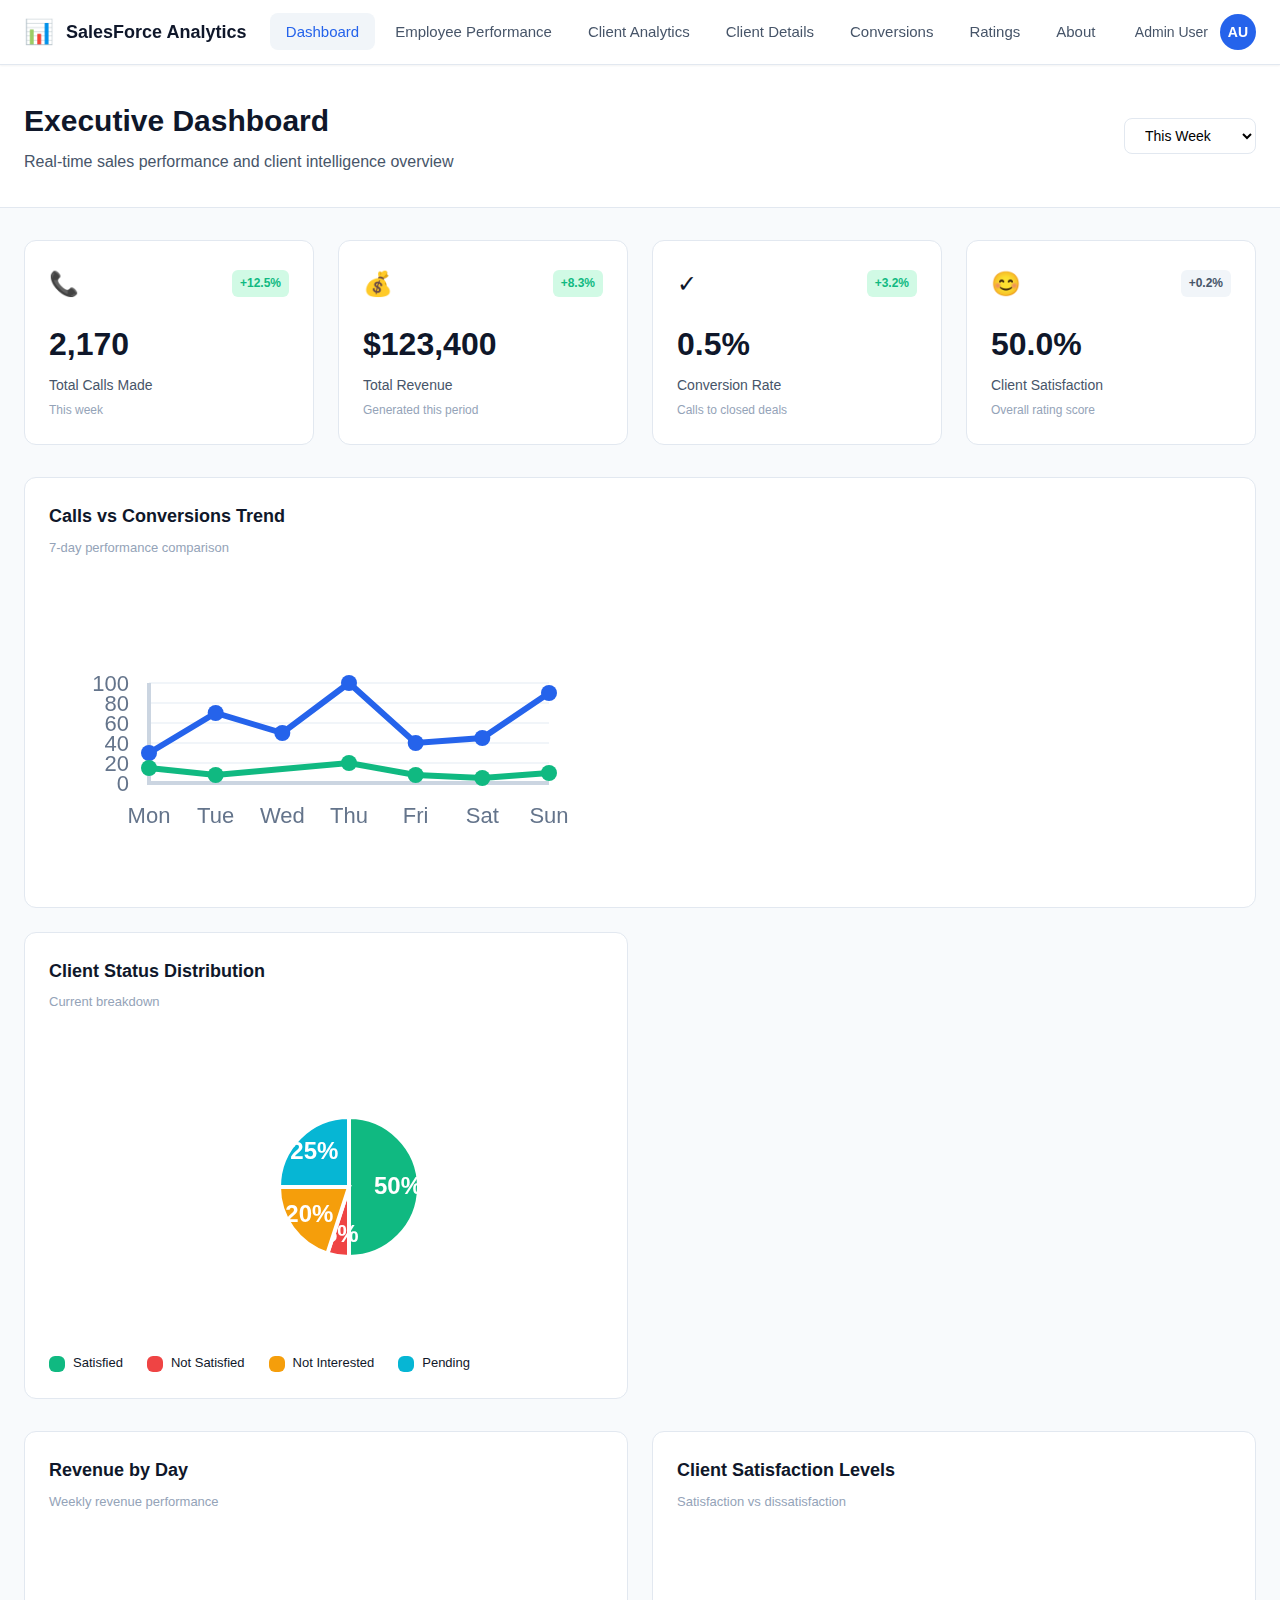
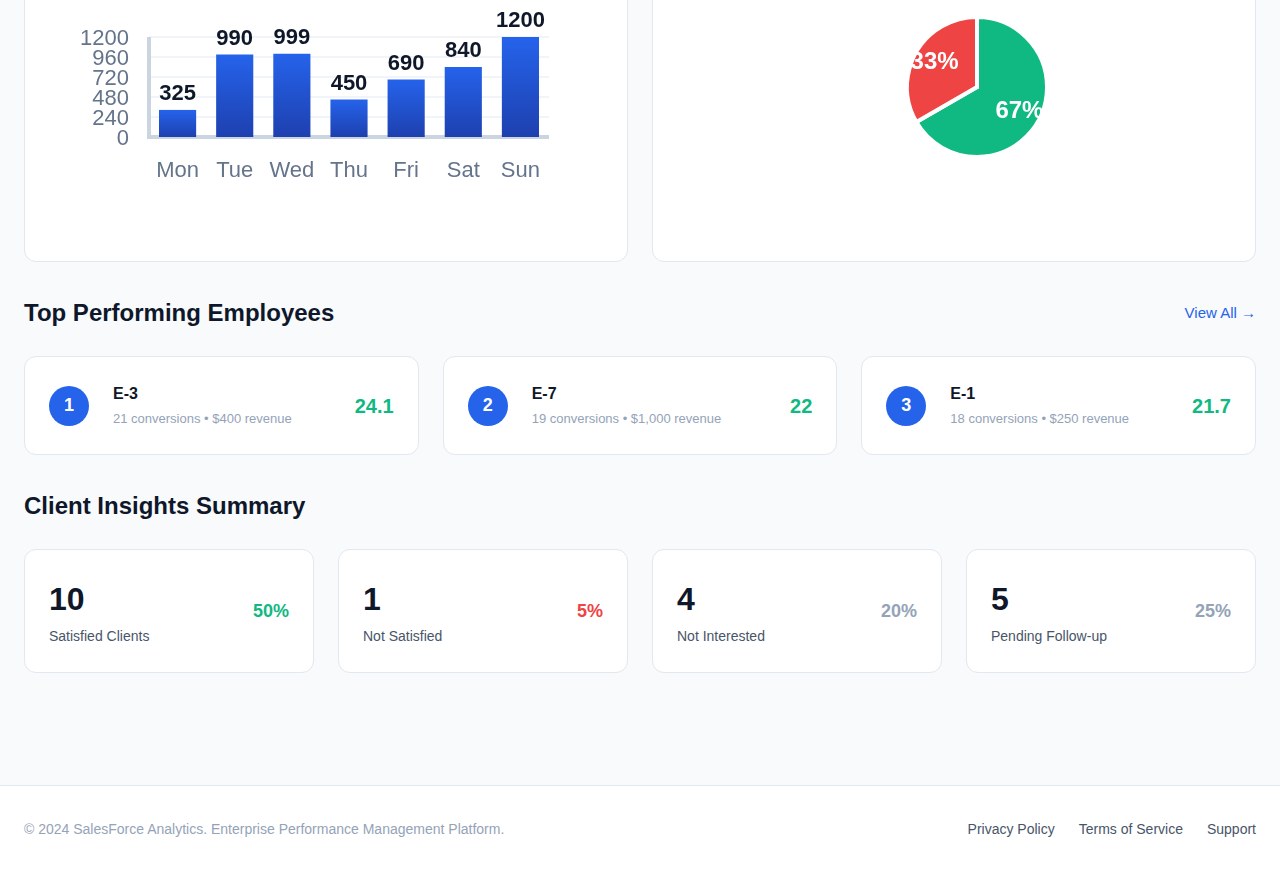
<file: files (1)/index.html>
<!DOCTYPE html>
<html lang="en">
<head>
    <meta charset="UTF-8">
    <meta name="viewport" content="width=device-width, initial-scale=1.0">
    <meta name="description" content="Enterprise Client & Sales Performance Management Platform">
    <title>Executive Dashboard - SalesForce Analytics</title>
    <link rel="stylesheet" href="styles.css">
</head>
<body>
    <!-- Top Navigation Bar -->
    <nav class="top-nav">
        <div class="nav-container">
            <div class="nav-brand">
                <span class="brand-icon">📊</span>
                <span class="brand-name">SalesForce Analytics</span>
            </div>
            
            <ul class="nav-links" id="navLinks">
                <li><a href="index.html" class="nav-item active">Dashboard</a></li>
                <li><a href="employees.html" class="nav-item">Employee Performance</a></li>
                <li><a href="clients.html" class="nav-item">Client Analytics</a></li>
                <li><a href="client-details.html" class="nav-item">Client Details</a></li>
                <li><a href="conversions.html" class="nav-item">Conversions</a></li>
                <li><a href="ratings.html" class="nav-item">Ratings</a></li>
                <li><a href="about.html" class="nav-item">About</a></li>
            </ul>
            
            <div class="nav-user">
                <span class="user-name">Admin User</span>
                <div class="user-avatar">AU</div>
            </div>
            
            <button class="mobile-nav-toggle" id="mobileNavToggle">
                <span></span>
                <span></span>
                <span></span>
            </button>
        </div>
    </nav>

    <!-- Page Header -->
    <header class="page-header">
        <div class="container">
            <div class="header-content">
                <div class="header-text">
                    <h1 class="page-title">Executive Dashboard</h1>
                    <p class="page-subtitle">Real-time sales performance and client intelligence overview</p>
                </div>
                <div class="header-actions">
                    <select class="time-filter" id="timeFilter">
                        <option value="daily">Today</option>
                        <option value="weekly" selected>This Week</option>
                        <option value="monthly">This Month</option>
                        <option value="quarterly">This Quarter</option>
                    </select>
                </div>
            </div>
        </div>
    </header>

    <!-- Main Content -->
    <main class="main-content">
        <div class="container">
            <!-- Key Performance Indicators -->
            <section class="kpi-section">
                <div class="kpi-grid">
                    <div class="kpi-card">
                        <div class="kpi-header">
                            <span class="kpi-icon calls">📞</span>
                            <span class="kpi-trend positive">+12.5%</span>
                        </div>
                        <div class="kpi-value" id="totalCalls">0</div>
                        <div class="kpi-label">Total Calls Made</div>
                        <div class="kpi-subtext">This week</div>
                    </div>
                    
                    <div class="kpi-card">
                        <div class="kpi-header">
                            <span class="kpi-icon revenue">💰</span>
                            <span class="kpi-trend positive">+8.3%</span>
                        </div>
                        <div class="kpi-value" id="totalRevenue">$0</div>
                        <div class="kpi-label">Total Revenue</div>
                        <div class="kpi-subtext">Generated this period</div>
                    </div>
                    
                    <div class="kpi-card">
                        <div class="kpi-header">
                            <span class="kpi-icon conversion">✓</span>
                            <span class="kpi-trend positive">+3.2%</span>
                        </div>
                        <div class="kpi-value" id="conversionRate">0%</div>
                        <div class="kpi-label">Conversion Rate</div>
                        <div class="kpi-subtext">Calls to closed deals</div>
                    </div>
                    
                    <div class="kpi-card">
                        <div class="kpi-header">
                            <span class="kpi-icon satisfaction">😊</span>
                            <span class="kpi-trend neutral">+0.2%</span>
                        </div>
                        <div class="kpi-value" id="satisfactionRate">0%</div>
                        <div class="kpi-label">Client Satisfaction</div>
                        <div class="kpi-subtext">Overall rating score</div>
                    </div>
                </div>
            </section>

            <!-- Charts Row 1 -->
            <section class="charts-section">
                <div class="chart-row">
                    <div class="chart-card wide">
                        <div class="chart-header">
                            <h3 class="chart-title">Calls vs Conversions Trend</h3>
                            <span class="chart-subtitle">7-day performance comparison</span>
                        </div>
                        <div class="chart-container">
                            <canvas id="callsConversionsChart"></canvas>
                        </div>
                    </div>
                    
                    <div class="chart-card">
                        <div class="chart-header">
                            <h3 class="chart-title">Client Status Distribution</h3>
                            <span class="chart-subtitle">Current breakdown</span>
                        </div>
                        <div class="chart-container">
                            <canvas id="clientStatusChart"></canvas>
                        </div>
                        <div class="chart-legend" id="statusLegend"></div>
                    </div>
                </div>
            </section>

            <!-- Charts Row 2 -->
            <section class="charts-section">
                <div class="chart-row">
                    <div class="chart-card">
                        <div class="chart-header">
                            <h3 class="chart-title">Revenue by Day</h3>
                            <span class="chart-subtitle">Weekly revenue performance</span>
                        </div>
                        <div class="chart-container">
                            <canvas id="revenueChart"></canvas>
                        </div>
                    </div>
                    
                    <div class="chart-card">
                        <div class="chart-header">
                            <h3 class="chart-title">Client Satisfaction Levels</h3>
                            <span class="chart-subtitle">Satisfaction vs dissatisfaction</span>
                        </div>
                        <div class="chart-container">
                            <canvas id="satisfactionChart"></canvas>
                        </div>
                    </div>
                </div>
            </section>

            <!-- Top Performers Section -->
            <section class="performers-section">
                <div class="section-header">
                    <h2 class="section-title">Top Performing Employees</h2>
                    <a href="employees.html" class="section-link">View All →</a>
                </div>
                
                <div class="performers-grid" id="topPerformers">
                    <!-- Top performers will be dynamically generated -->
                </div>
            </section>

            <!-- Client Insights Summary -->
            <section class="insights-section">
                <div class="section-header">
                    <h2 class="section-title">Client Insights Summary</h2>
                </div>
                
                <div class="insights-grid">
                    <div class="insight-card">
                        <div class="insight-metric">
                            <span class="insight-number" id="satisfiedClients">0</span>
                            <span class="insight-label">Satisfied Clients</span>
                        </div>
                        <div class="insight-percentage positive" id="satisfiedPercent">0%</div>
                    </div>
                    
                    <div class="insight-card">
                        <div class="insight-metric">
                            <span class="insight-number" id="notSatisfiedClients">0</span>
                            <span class="insight-label">Not Satisfied</span>
                        </div>
                        <div class="insight-percentage negative" id="notSatisfiedPercent">0%</div>
                    </div>
                    
                    <div class="insight-card">
                        <div class="insight-metric">
                            <span class="insight-number" id="notInterestedClients">0</span>
                            <span class="insight-label">Not Interested</span>
                        </div>
                        <div class="insight-percentage neutral" id="notInterestedPercent">0%</div>
                    </div>
                    
                    <div class="insight-card">
                        <div class="insight-metric">
                            <span class="insight-number" id="pendingClients">0</span>
                            <span class="insight-label">Pending Follow-up</span>
                        </div>
                        <div class="insight-percentage neutral" id="pendingPercent">0%</div>
                    </div>
                </div>
            </section>
        </div>
    </main>

    <!-- Footer -->
    <footer class="main-footer">
        <div class="container">
            <div class="footer-content">
                <p class="footer-text">&copy; 2024 SalesForce Analytics. Enterprise Performance Management Platform.</p>
                <div class="footer-links">
                    <a href="#">Privacy Policy</a>
                    <a href="#">Terms of Service</a>
                    <a href="#">Support</a>
                </div>
            </div>
        </div>
    </footer>

    <script src="script.js"></script>
</body>
</html>
</file>
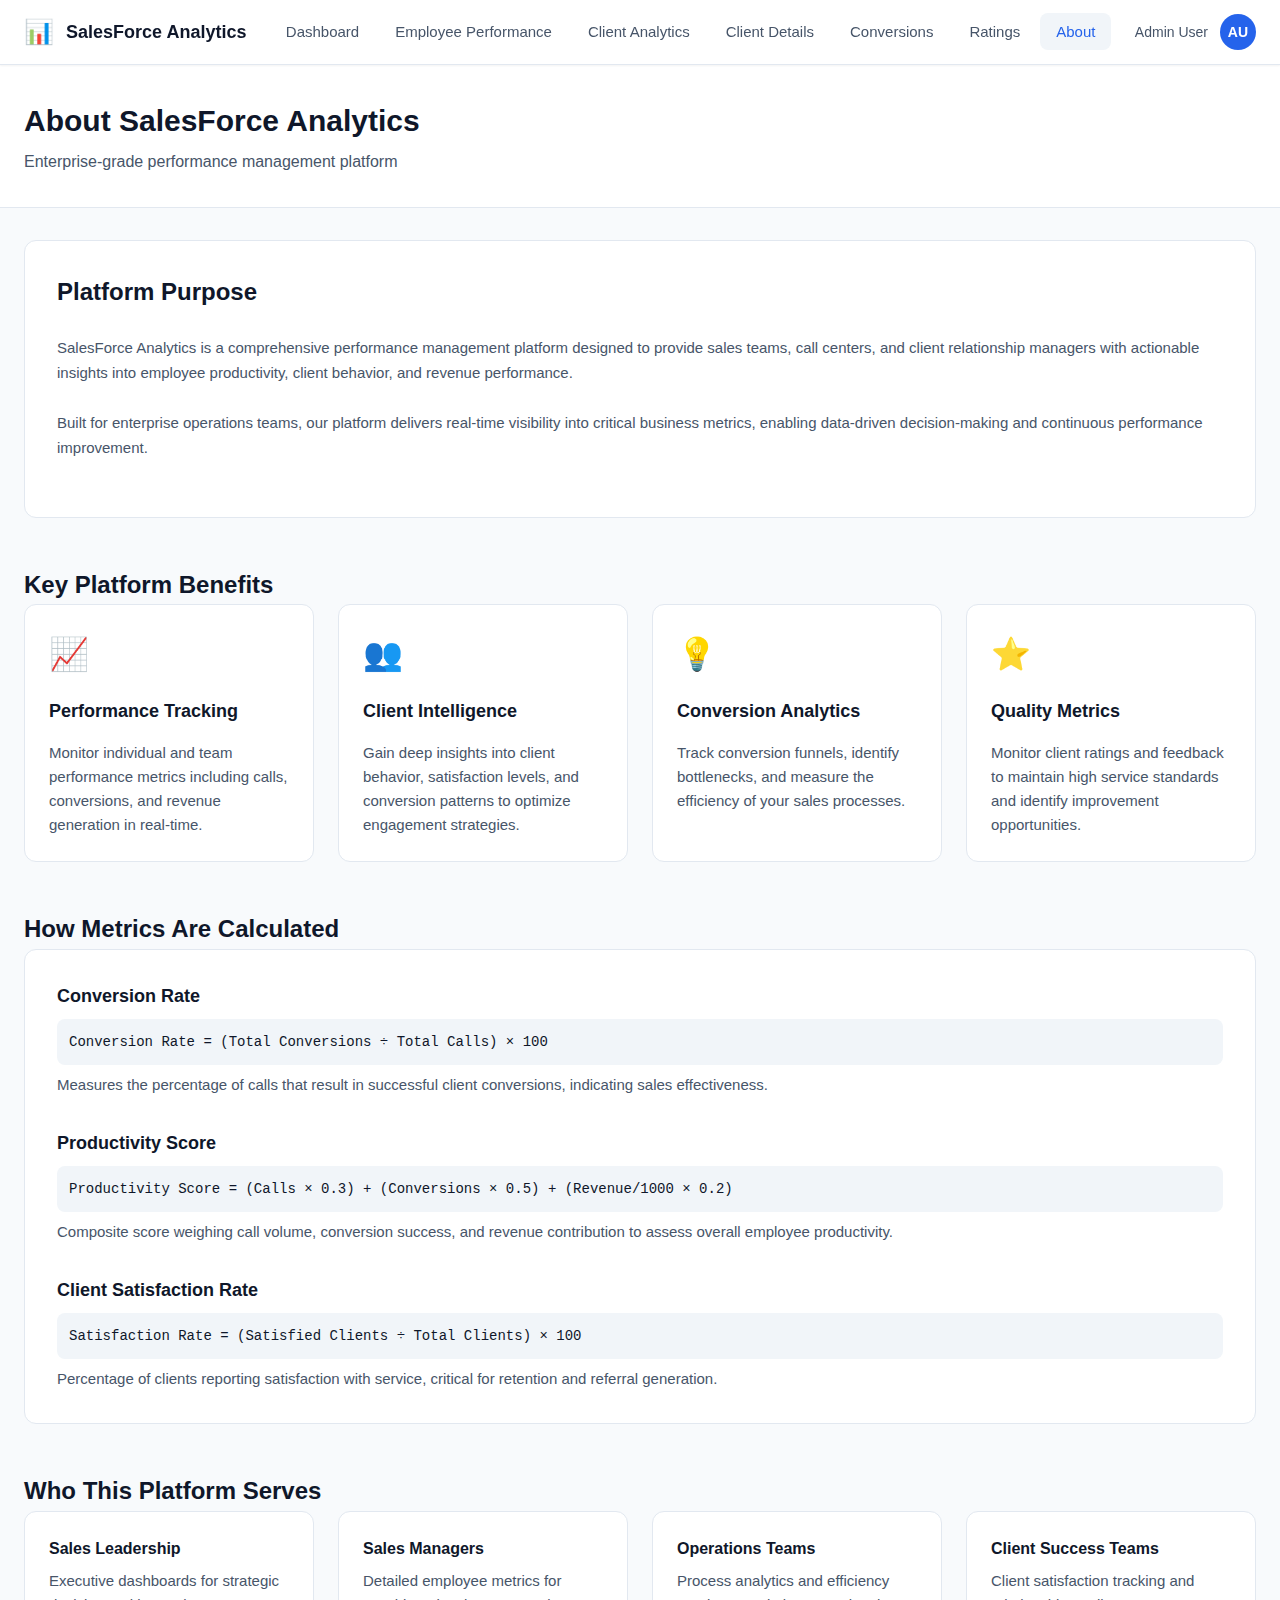
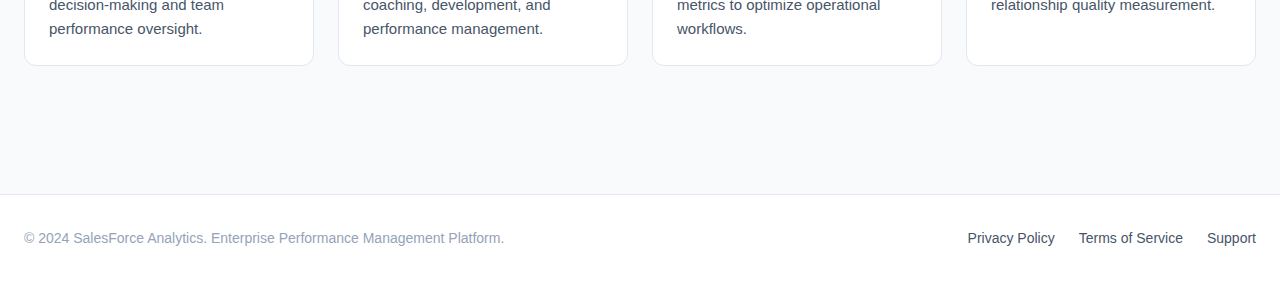
<file: files (1)/about.html>
<!DOCTYPE html>
<html lang="en">
<head>
    <meta charset="UTF-8">
    <meta name="viewport" content="width=device-width, initial-scale=1.0">
    <title>About - SalesForce Analytics</title>
    <link rel="stylesheet" href="styles.css">
</head>
<body>
    <nav class="top-nav">
        <div class="nav-container">
            <div class="nav-brand">
                <span class="brand-icon">📊</span>
                <span class="brand-name">SalesForce Analytics</span>
            </div>
            <ul class="nav-links" id="navLinks">
                <li><a href="index.html" class="nav-item">Dashboard</a></li>
                <li><a href="employees.html" class="nav-item">Employee Performance</a></li>
                <li><a href="clients.html" class="nav-item">Client Analytics</a></li>
                <li><a href="client-details.html" class="nav-item">Client Details</a></li>
                <li><a href="conversions.html" class="nav-item">Conversions</a></li>
                <li><a href="ratings.html" class="nav-item">Ratings</a></li>
                <li><a href="about.html" class="nav-item active">About</a></li>
            </ul>
            <div class="nav-user">
                <span class="user-name">Admin User</span>
                <div class="user-avatar">AU</div>
            </div>
            <button class="mobile-nav-toggle" id="mobileNavToggle">
                <span></span><span></span><span></span>
            </button>
        </div>
    </nav>

    <header class="page-header">
        <div class="container">
            <div class="header-content">
                <div class="header-text">
                    <h1 class="page-title">About SalesForce Analytics</h1>
                    <p class="page-subtitle">Enterprise-grade performance management platform</p>
                </div>
            </div>
        </div>
    </header>

    <main class="main-content">
        <div class="container">
            <section class="about-section">
                <div class="about-content">
                    <h2 class="about-title">Platform Purpose</h2>
                    <p class="about-text">
                        SalesForce Analytics is a comprehensive performance management platform designed to provide 
                        sales teams, call centers, and client relationship managers with actionable insights into 
                        employee productivity, client behavior, and revenue performance.
                    </p>
                    <p class="about-text">
                        Built for enterprise operations teams, our platform delivers real-time visibility into critical 
                        business metrics, enabling data-driven decision-making and continuous performance improvement.
                    </p>
                </div>
            </section>

            <section class="features-section">
                <h2 class="section-title">Key Platform Benefits</h2>
                <div class="features-grid">
                    <div class="feature-box">
                        <div class="feature-icon">📈</div>
                        <h3 class="feature-title">Performance Tracking</h3>
                        <p class="feature-description">
                            Monitor individual and team performance metrics including calls, conversions, and revenue generation in real-time.
                        </p>
                    </div>
                    <div class="feature-box">
                        <div class="feature-icon">👥</div>
                        <h3 class="feature-title">Client Intelligence</h3>
                        <p class="feature-description">
                            Gain deep insights into client behavior, satisfaction levels, and conversion patterns to optimize engagement strategies.
                        </p>
                    </div>
                    <div class="feature-box">
                        <div class="feature-icon">💡</div>
                        <h3 class="feature-title">Conversion Analytics</h3>
                        <p class="feature-description">
                            Track conversion funnels, identify bottlenecks, and measure the efficiency of your sales processes.
                        </p>
                    </div>
                    <div class="feature-box">
                        <div class="feature-icon">⭐</div>
                        <h3 class="feature-title">Quality Metrics</h3>
                        <p class="feature-description">
                            Monitor client ratings and feedback to maintain high service standards and identify improvement opportunities.
                        </p>
                    </div>
                </div>
            </section>

            <section class="metrics-section">
                <h2 class="section-title">How Metrics Are Calculated</h2>
                <div class="metrics-explanation">
                    <div class="metric-item">
                        <h3 class="metric-name">Conversion Rate</h3>
                        <p class="metric-formula">Conversion Rate = (Total Conversions ÷ Total Calls) × 100</p>
                        <p class="metric-detail">
                            Measures the percentage of calls that result in successful client conversions, indicating sales effectiveness.
                        </p>
                    </div>
                    <div class="metric-item">
                        <h3 class="metric-name">Productivity Score</h3>
                        <p class="metric-formula">Productivity Score = (Calls × 0.3) + (Conversions × 0.5) + (Revenue/1000 × 0.2)</p>
                        <p class="metric-detail">
                            Composite score weighing call volume, conversion success, and revenue contribution to assess overall employee productivity.
                        </p>
                    </div>
                    <div class="metric-item">
                        <h3 class="metric-name">Client Satisfaction Rate</h3>
                        <p class="metric-formula">Satisfaction Rate = (Satisfied Clients ÷ Total Clients) × 100</p>
                        <p class="metric-detail">
                            Percentage of clients reporting satisfaction with service, critical for retention and referral generation.
                        </p>
                    </div>
                </div>
            </section>

            <section class="audience-section">
                <h2 class="section-title">Who This Platform Serves</h2>
                <div class="audience-grid">
                    <div class="audience-card">
                        <h3 class="audience-title">Sales Leadership</h3>
                        <p class="audience-text">
                            Executive dashboards for strategic decision-making and team performance oversight.
                        </p>
                    </div>
                    <div class="audience-card">
                        <h3 class="audience-title">Sales Managers</h3>
                        <p class="audience-text">
                            Detailed employee metrics for coaching, development, and performance management.
                        </p>
                    </div>
                    <div class="audience-card">
                        <h3 class="audience-title">Operations Teams</h3>
                        <p class="audience-text">
                            Process analytics and efficiency metrics to optimize operational workflows.
                        </p>
                    </div>
                    <div class="audience-card">
                        <h3 class="audience-title">Client Success Teams</h3>
                        <p class="audience-text">
                            Client satisfaction tracking and relationship quality measurement.
                        </p>
                    </div>
                </div>
            </section>
        </div>
    </main>

    <footer class="main-footer">
        <div class="container">
            <div class="footer-content">
                <p class="footer-text">&copy; 2024 SalesForce Analytics. Enterprise Performance Management Platform.</p>
                <div class="footer-links">
                    <a href="#">Privacy Policy</a>
                    <a href="#">Terms of Service</a>
                    <a href="#">Support</a>
                </div>
            </div>
        </div>
    </footer>

    <script src="script.js"></script>
</body>
</html>
</file>
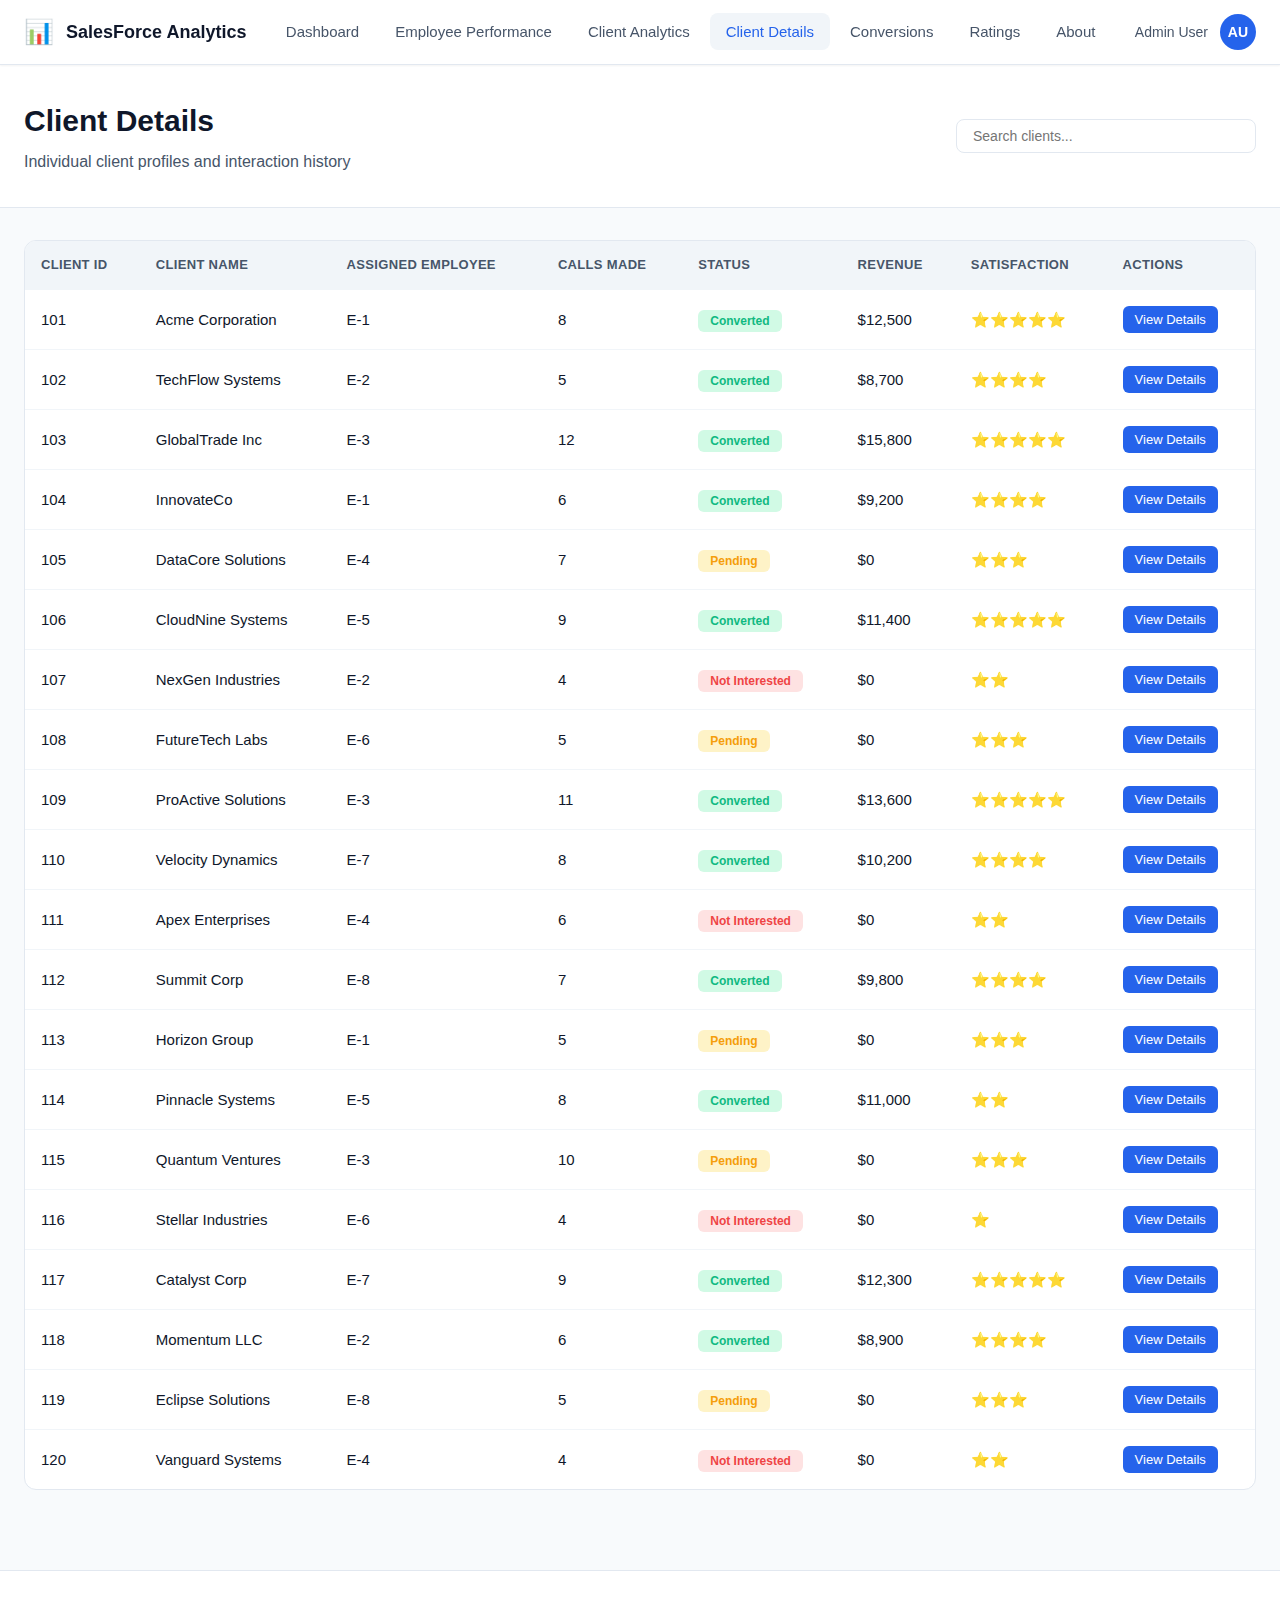
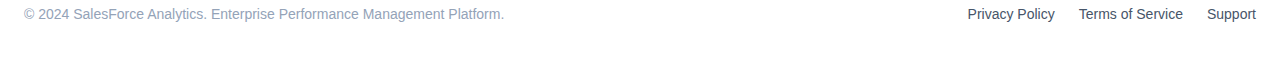
<file: files (1)/client-details.html>
<!DOCTYPE html>
<html lang="en">
<head>
    <meta charset="UTF-8">
    <meta name="viewport" content="width=device-width, initial-scale=1.0">
    <title>Client Details - SalesForce Analytics</title>
    <link rel="stylesheet" href="styles.css">
</head>
<body>
    <nav class="top-nav">
        <div class="nav-container">
            <div class="nav-brand">
                <span class="brand-icon">📊</span>
                <span class="brand-name">SalesForce Analytics</span>
            </div>
            <ul class="nav-links" id="navLinks">
                <li><a href="index.html" class="nav-item">Dashboard</a></li>
                <li><a href="employees.html" class="nav-item">Employee Performance</a></li>
                <li><a href="clients.html" class="nav-item">Client Analytics</a></li>
                <li><a href="client-details.html" class="nav-item active">Client Details</a></li>
                <li><a href="conversions.html" class="nav-item">Conversions</a></li>
                <li><a href="ratings.html" class="nav-item">Ratings</a></li>
                <li><a href="about.html" class="nav-item">About</a></li>
            </ul>
            <div class="nav-user">
                <span class="user-name">Admin User</span>
                <div class="user-avatar">AU</div>
            </div>
            <button class="mobile-nav-toggle" id="mobileNavToggle">
                <span></span><span></span><span></span>
            </button>
        </div>
    </nav>

    <header class="page-header">
        <div class="container">
            <div class="header-content">
                <div class="header-text">
                    <h1 class="page-title">Client Details</h1>
                    <p class="page-subtitle">Individual client profiles and interaction history</p>
                </div>
                <div class="header-actions">
                    <input type="text" class="search-input" id="clientSearch" placeholder="Search clients...">
                </div>
            </div>
        </div>
    </header>

    <main class="main-content">
        <div class="container">
            <section class="client-table-section">
                <div class="table-container">
                    <table class="data-table" id="clientTable">
                        <thead>
                            <tr>
                                <th>Client ID</th>
                                <th>Client Name</th>
                                <th>Assigned Employee</th>
                                <th>Calls Made</th>
                                <th>Status</th>
                                <th>Revenue</th>
                                <th>Satisfaction</th>
                                <th>Actions</th>
                            </tr>
                        </thead>
                        <tbody id="clientTableBody">
                            <!-- Rows will be dynamically generated -->
                        </tbody>
                    </table>
                </div>
            </section>
        </div>
    </main>

    <footer class="main-footer">
        <div class="container">
            <div class="footer-content">
                <p class="footer-text">&copy; 2024 SalesForce Analytics. Enterprise Performance Management Platform.</p>
                <div class="footer-links">
                    <a href="#">Privacy Policy</a>
                    <a href="#">Terms of Service</a>
                    <a href="#">Support</a>
                </div>
            </div>
        </div>
    </footer>

    <script src="script.js"></script>
</body>
</html>
</file>
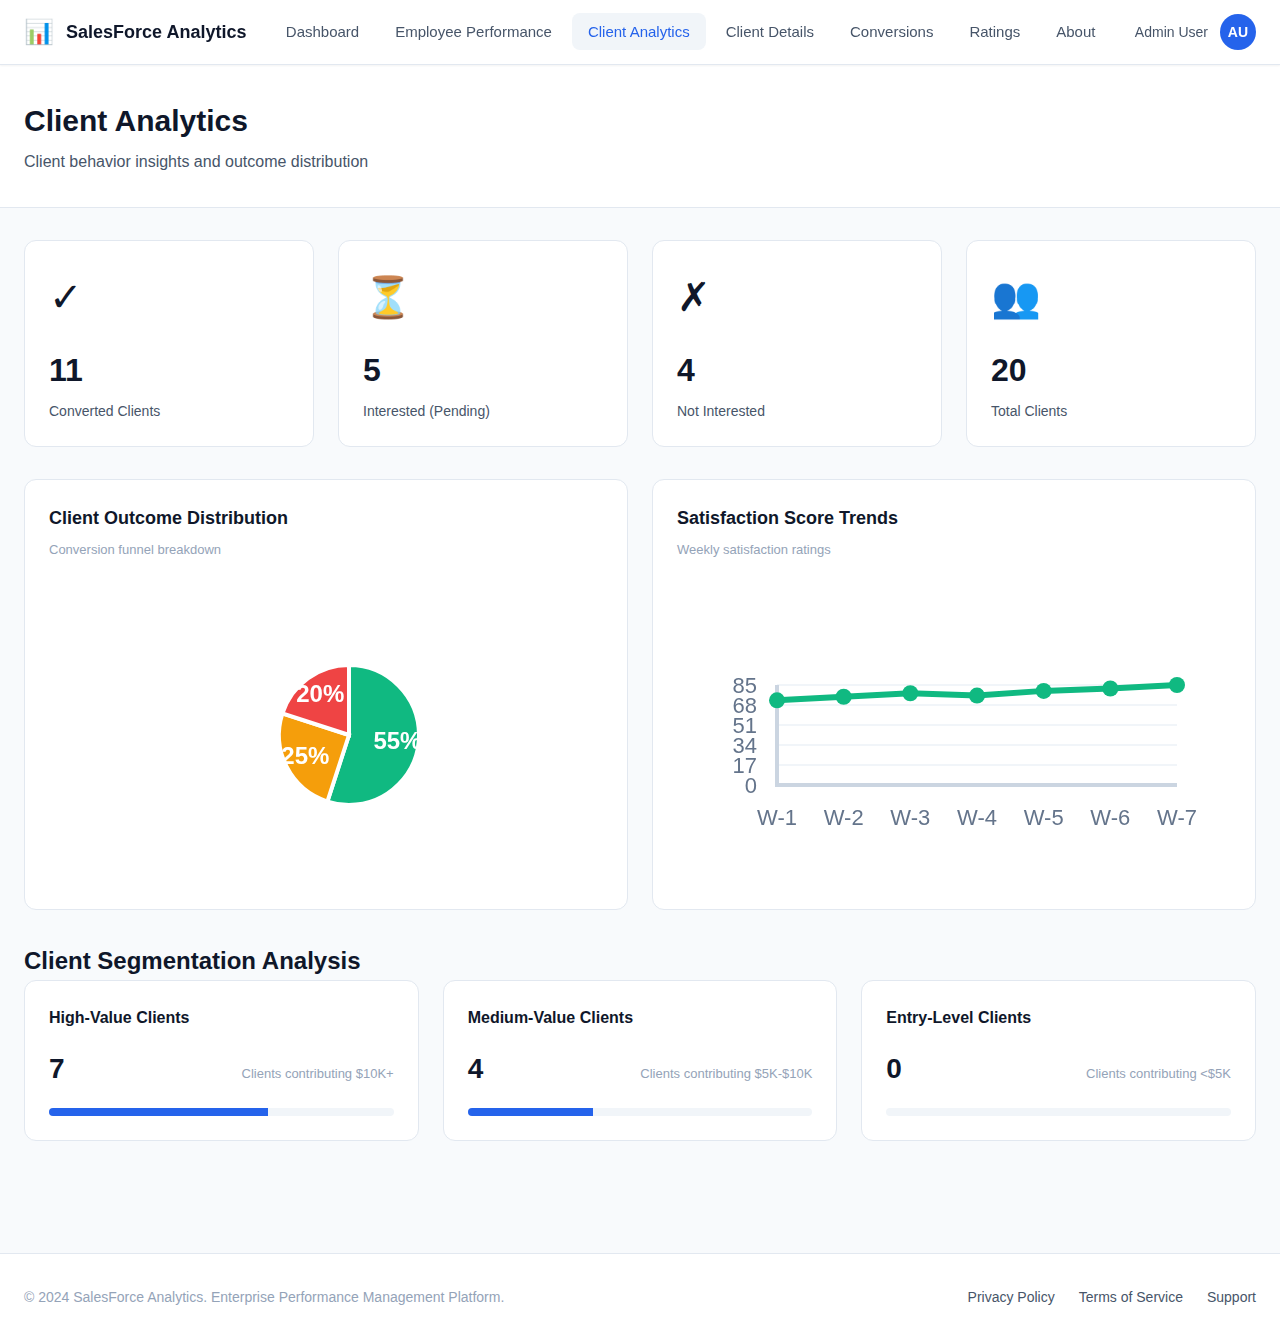
<file: files (1)/clients.html>
<!DOCTYPE html>
<html lang="en">
<head>
    <meta charset="UTF-8">
    <meta name="viewport" content="width=device-width, initial-scale=1.0">
    <title>Client Analytics - SalesForce Analytics</title>
    <link rel="stylesheet" href="styles.css">
</head>
<body>
    <nav class="top-nav">
        <div class="nav-container">
            <div class="nav-brand">
                <span class="brand-icon">📊</span>
                <span class="brand-name">SalesForce Analytics</span>
            </div>
            <ul class="nav-links" id="navLinks">
                <li><a href="index.html" class="nav-item">Dashboard</a></li>
                <li><a href="employees.html" class="nav-item">Employee Performance</a></li>
                <li><a href="clients.html" class="nav-item active">Client Analytics</a></li>
                <li><a href="client-details.html" class="nav-item">Client Details</a></li>
                <li><a href="conversions.html" class="nav-item">Conversions</a></li>
                <li><a href="ratings.html" class="nav-item">Ratings</a></li>
                <li><a href="about.html" class="nav-item">About</a></li>
            </ul>
            <div class="nav-user">
                <span class="user-name">Admin User</span>
                <div class="user-avatar">AU</div>
            </div>
            <button class="mobile-nav-toggle" id="mobileNavToggle">
                <span></span><span></span><span></span>
            </button>
        </div>
    </nav>

    <header class="page-header">
        <div class="container">
            <div class="header-content">
                <div class="header-text">
                    <h1 class="page-title">Client Analytics</h1>
                    <p class="page-subtitle">Client behavior insights and outcome distribution</p>
                </div>
            </div>
        </div>
    </header>

    <main class="main-content">
        <div class="container">
            <section class="kpi-section">
                <div class="kpi-grid">
                    <div class="kpi-card">
                        <div class="kpi-icon-large converted">✓</div>
                        <div class="kpi-value" id="convertedClients">0</div>
                        <div class="kpi-label">Converted Clients</div>
                    </div>
                    <div class="kpi-card">
                        <div class="kpi-icon-large pending">⏳</div>
                        <div class="kpi-value" id="interestedClients">0</div>
                        <div class="kpi-label">Interested (Pending)</div>
                    </div>
                    <div class="kpi-card">
                        <div class="kpi-icon-large declined">✗</div>
                        <div class="kpi-value" id="notInterestedClientsCount">0</div>
                        <div class="kpi-label">Not Interested</div>
                    </div>
                    <div class="kpi-card">
                        <div class="kpi-icon-large total">👥</div>
                        <div class="kpi-value" id="totalClientsCount">0</div>
                        <div class="kpi-label">Total Clients</div>
                    </div>
                </div>
            </section>

            <section class="charts-section">
                <div class="chart-row">
                    <div class="chart-card">
                        <div class="chart-header">
                            <h3 class="chart-title">Client Outcome Distribution</h3>
                            <span class="chart-subtitle">Conversion funnel breakdown</span>
                        </div>
                        <div class="chart-container">
                            <canvas id="clientOutcomeChart"></canvas>
                        </div>
                    </div>
                    <div class="chart-card">
                        <div class="chart-header">
                            <h3 class="chart-title">Satisfaction Score Trends</h3>
                            <span class="chart-subtitle">Weekly satisfaction ratings</span>
                        </div>
                        <div class="chart-container">
                            <canvas id="satisfactionTrendChart"></canvas>
                        </div>
                    </div>
                </div>
            </section>

            <section class="segmentation-section">
                <h2 class="section-title">Client Segmentation Analysis</h2>
                <div class="segmentation-grid">
                    <div class="segment-card">
                        <h3 class="segment-title">High-Value Clients</h3>
                        <div class="segment-stat">
                            <span class="segment-number" id="highValueCount">0</span>
                            <span class="segment-label">Clients contributing $10K+</span>
                        </div>
                        <div class="segment-bar">
                            <div class="segment-fill" id="highValueBar" style="width: 0%;"></div>
                        </div>
                    </div>
                    <div class="segment-card">
                        <h3 class="segment-title">Medium-Value Clients</h3>
                        <div class="segment-stat">
                            <span class="segment-number" id="mediumValueCount">0</span>
                            <span class="segment-label">Clients contributing $5K-$10K</span>
                        </div>
                        <div class="segment-bar">
                            <div class="segment-fill" id="mediumValueBar" style="width: 0%;"></div>
                        </div>
                    </div>
                    <div class="segment-card">
                        <h3 class="segment-title">Entry-Level Clients</h3>
                        <div class="segment-stat">
                            <span class="segment-number" id="lowValueCount">0</span>
                            <span class="segment-label">Clients contributing <$5K</span>
                        </div>
                        <div class="segment-bar">
                            <div class="segment-fill" id="lowValueBar" style="width: 0%;"></div>
                        </div>
                    </div>
                </div>
            </section>
        </div>
    </main>

    <footer class="main-footer">
        <div class="container">
            <div class="footer-content">
                <p class="footer-text">&copy; 2024 SalesForce Analytics. Enterprise Performance Management Platform.</p>
                <div class="footer-links">
                    <a href="#">Privacy Policy</a>
                    <a href="#">Terms of Service</a>
                    <a href="#">Support</a>
                </div>
            </div>
        </div>
    </footer>

    <script src="script.js"></script>
</body>
</html>
</file>
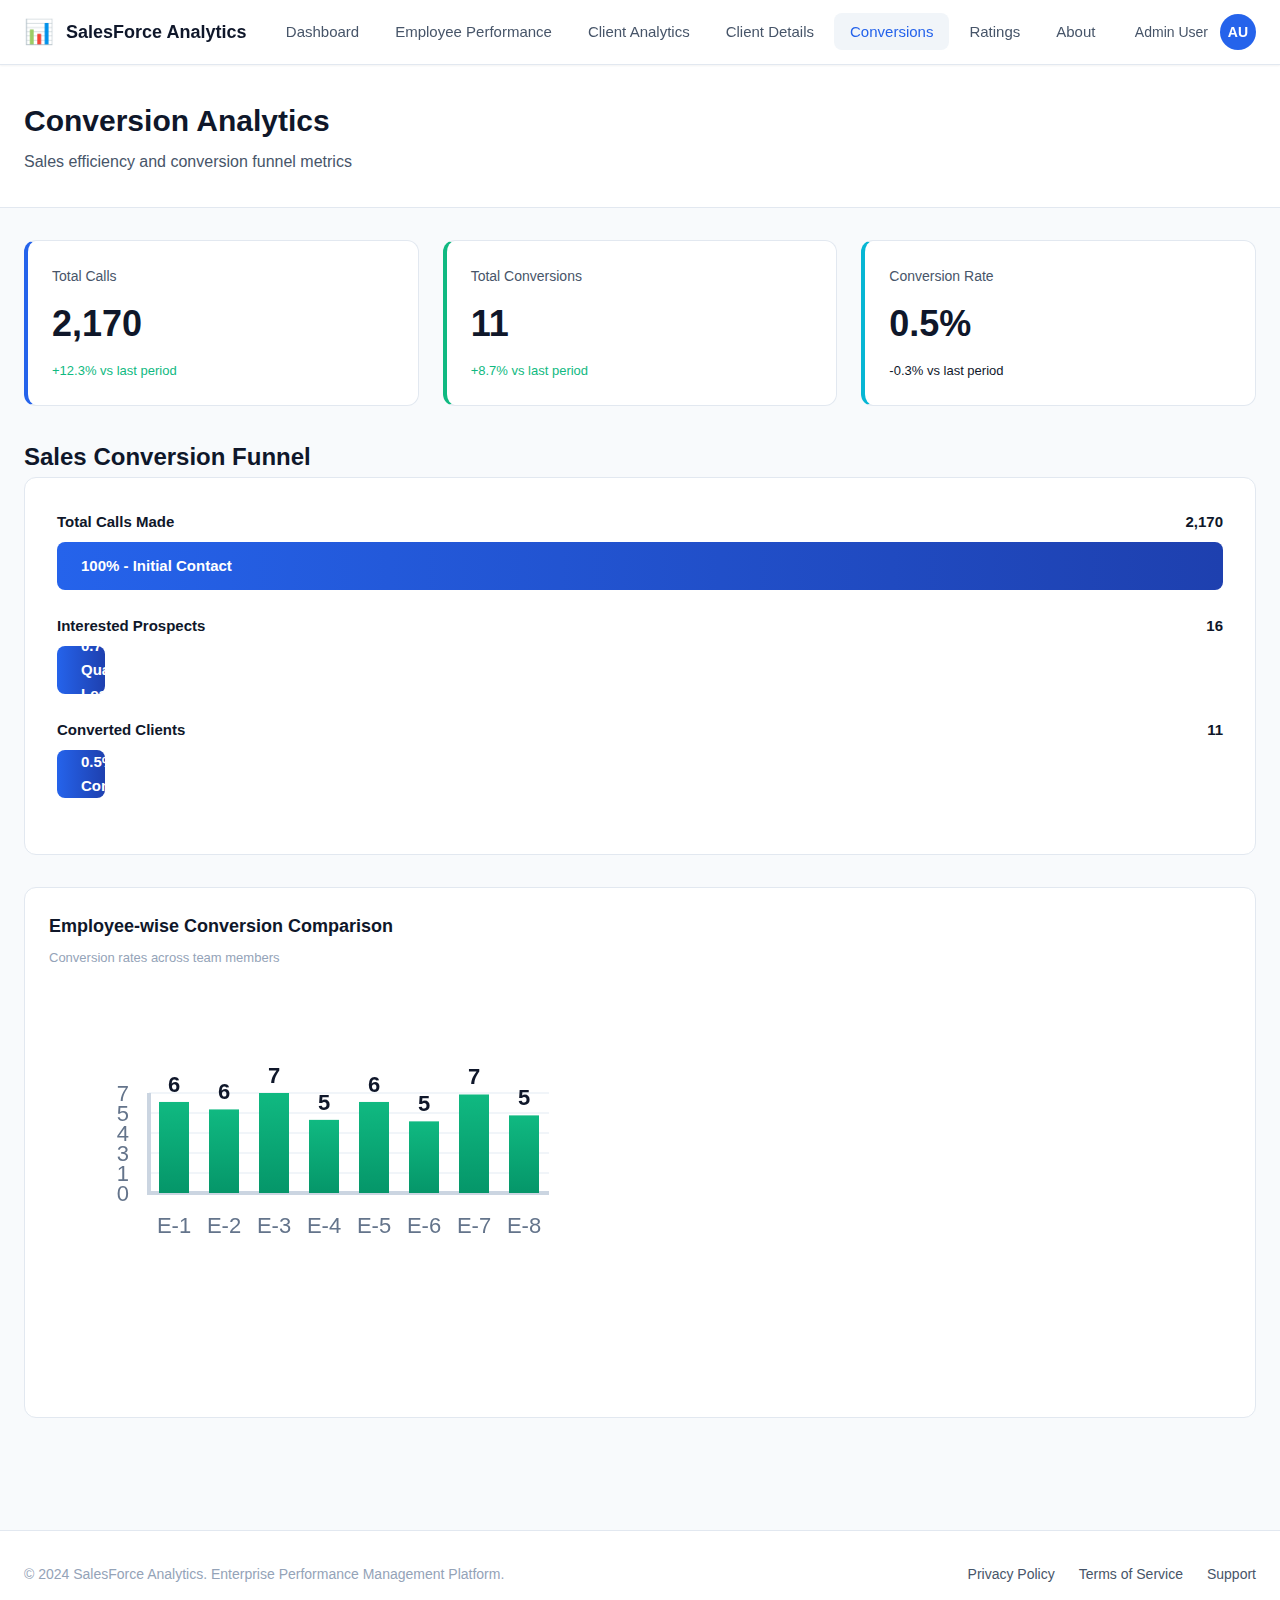
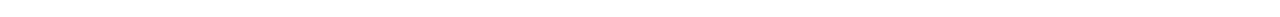
<file: files (1)/conversions.html>
<!DOCTYPE html>
<html lang="en">
<head>
    <meta charset="UTF-8">
    <meta name="viewport" content="width=device-width, initial-scale=1.0">
    <title>Conversion Analytics - SalesForce Analytics</title>
    <link rel="stylesheet" href="styles.css">
</head>
<body>
    <nav class="top-nav">
        <div class="nav-container">
            <div class="nav-brand">
                <span class="brand-icon">📊</span>
                <span class="brand-name">SalesForce Analytics</span>
            </div>
            <ul class="nav-links" id="navLinks">
                <li><a href="index.html" class="nav-item">Dashboard</a></li>
                <li><a href="employees.html" class="nav-item">Employee Performance</a></li>
                <li><a href="clients.html" class="nav-item">Client Analytics</a></li>
                <li><a href="client-details.html" class="nav-item">Client Details</a></li>
                <li><a href="conversions.html" class="nav-item active">Conversions</a></li>
                <li><a href="ratings.html" class="nav-item">Ratings</a></li>
                <li><a href="about.html" class="nav-item">About</a></li>
            </ul>
            <div class="nav-user">
                <span class="user-name">Admin User</span>
                <div class="user-avatar">AU</div>
            </div>
            <button class="mobile-nav-toggle" id="mobileNavToggle">
                <span></span><span></span><span></span>
            </button>
        </div>
    </nav>

    <header class="page-header">
        <div class="container">
            <div class="header-content">
                <div class="header-text">
                    <h1 class="page-title">Conversion Analytics</h1>
                    <p class="page-subtitle">Sales efficiency and conversion funnel metrics</p>
                </div>
            </div>
        </div>
    </header>

    <main class="main-content">
        <div class="container">
            <section class="conversion-metrics">
                <div class="metrics-grid">
                    <div class="metric-card primary">
                        <div class="metric-label">Total Calls</div>
                        <div class="metric-value" id="convTotalCalls">0</div>
                        <div class="metric-change positive">+12.3% vs last period</div>
                    </div>
                    <div class="metric-card success">
                        <div class="metric-label">Total Conversions</div>
                        <div class="metric-value" id="convTotalConversions">0</div>
                        <div class="metric-change positive">+8.7% vs last period</div>
                    </div>
                    <div class="metric-card info">
                        <div class="metric-label">Conversion Rate</div>
                        <div class="metric-value" id="convRate">0%</div>
                        <div class="metric-change neutral">-0.3% vs last period</div>
                    </div>
                </div>
            </section>

            <section class="funnel-section">
                <h2 class="section-title">Sales Conversion Funnel</h2>
                <div class="funnel-container" id="conversionFunnel">
                    <!-- Funnel will be dynamically generated -->
                </div>
            </section>

            <section class="charts-section">
                <div class="chart-card wide">
                    <div class="chart-header">
                        <h3 class="chart-title">Employee-wise Conversion Comparison</h3>
                        <span class="chart-subtitle">Conversion rates across team members</span>
                    </div>
                    <div class="chart-container large">
                        <canvas id="employeeConversionChart"></canvas>
                    </div>
                </div>
            </section>
        </div>
    </main>

    <footer class="main-footer">
        <div class="container">
            <div class="footer-content">
                <p class="footer-text">&copy; 2024 SalesForce Analytics. Enterprise Performance Management Platform.</p>
                <div class="footer-links">
                    <a href="#">Privacy Policy</a>
                    <a href="#">Terms of Service</a>
                    <a href="#">Support</a>
                </div>
            </div>
        </div>
    </footer>

    <script src="script.js"></script>
</body>
</html>
</file>
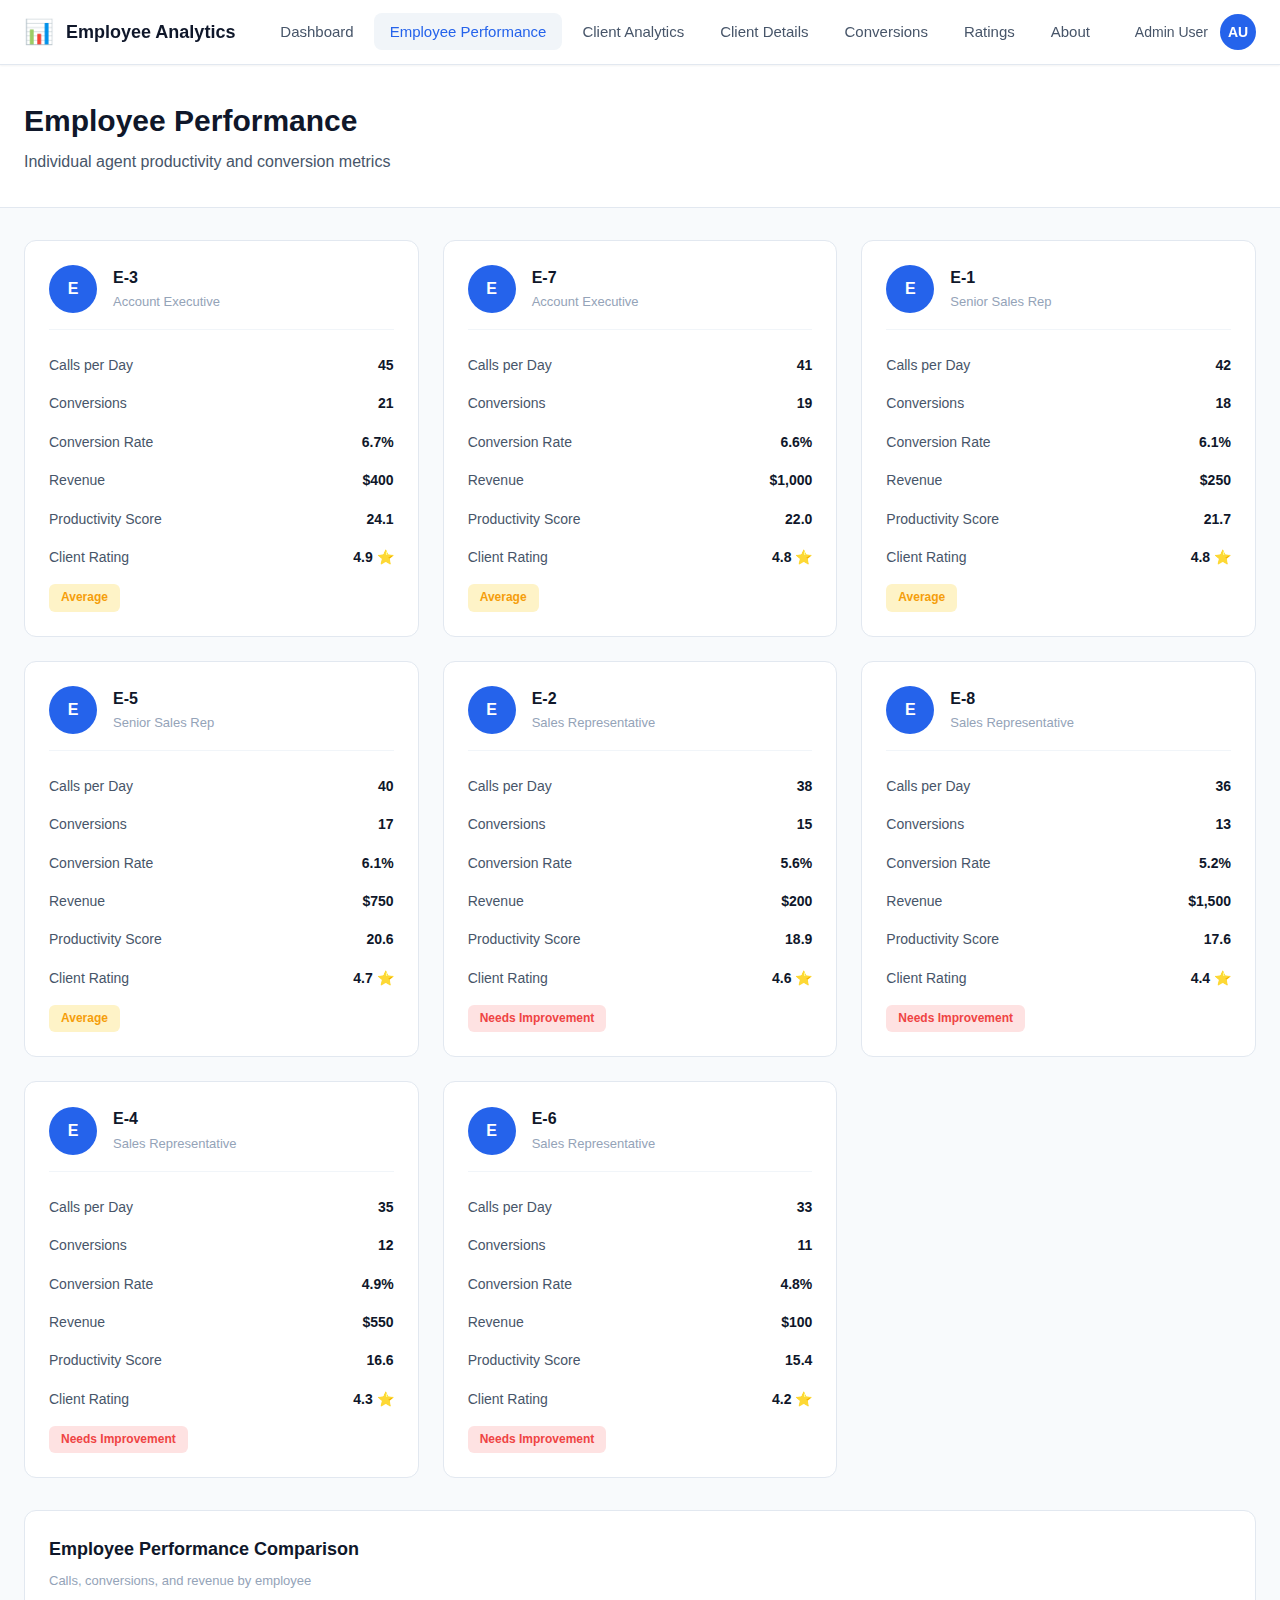
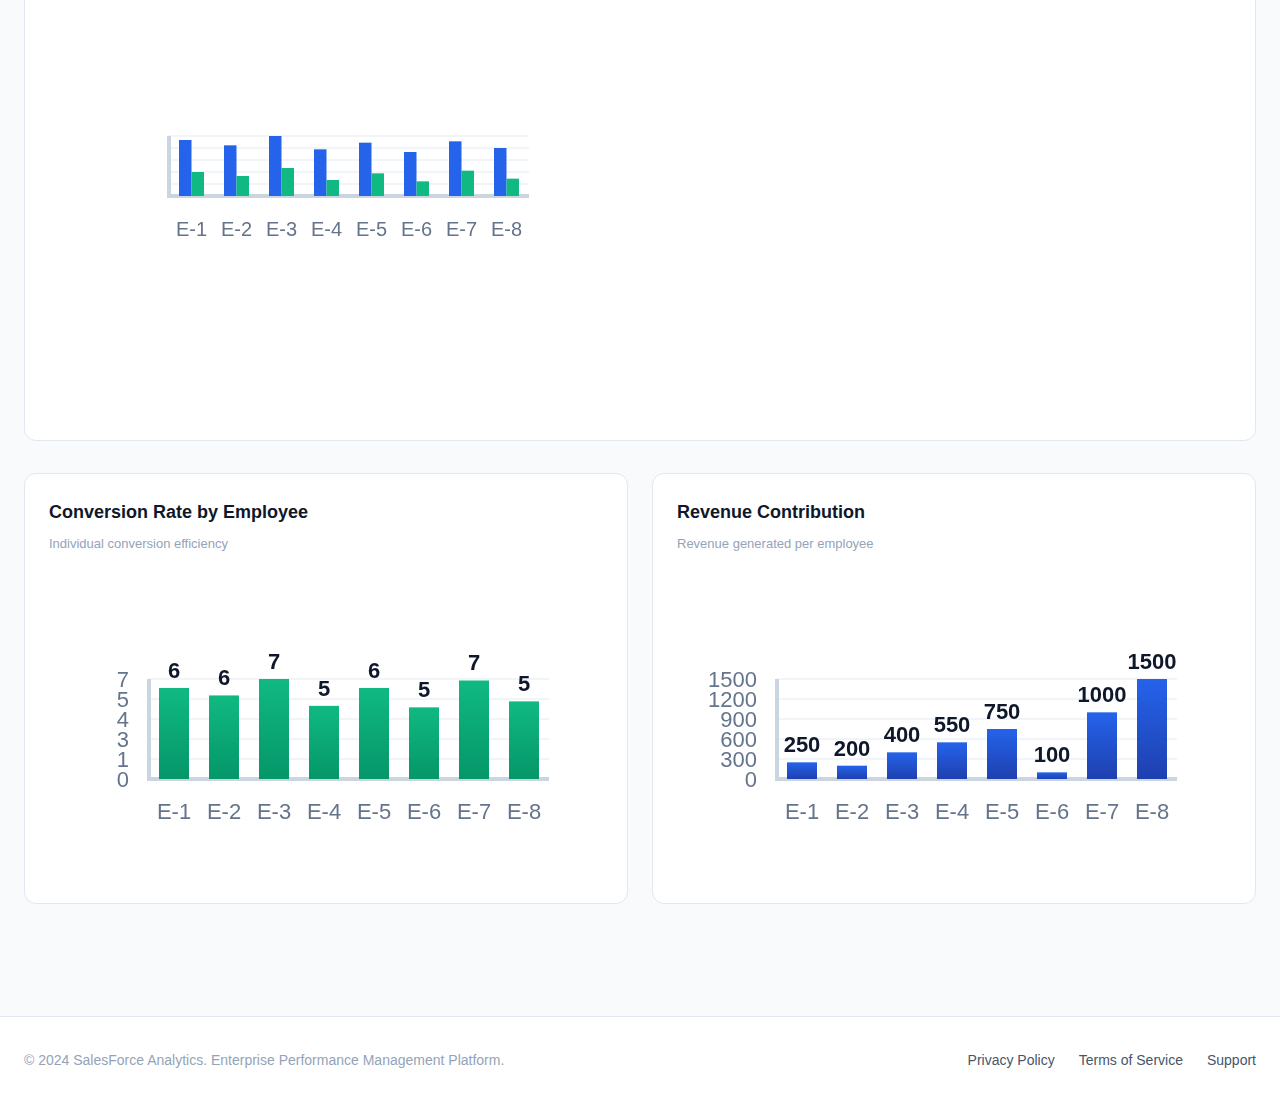
<file: files (1)/employees.html>
<!DOCTYPE html>
<html lang="en">
<head>
    <meta charset="UTF-8">
    <meta name="viewport" content="width=device-width, initial-scale=1.0">
    <title>Employee Performance - SalesForce Analytics</title>
    <link rel="stylesheet" href="styles.css">
</head>
<body>
    <nav class="top-nav">
        <div class="nav-container">
            <div class="nav-brand">
                <span class="brand-icon">📊</span>
                <span class="brand-name">Employee Analytics</span>
            </div>
            <ul class="nav-links" id="navLinks">
                <li><a href="index.html" class="nav-item">Dashboard</a></li>
                <li><a href="employees.html" class="nav-item active">Employee Performance</a></li>
                <li><a href="clients.html" class="nav-item">Client Analytics</a></li>
                <li><a href="client-details.html" class="nav-item">Client Details</a></li>
                <li><a href="conversions.html" class="nav-item">Conversions</a></li>
                <li><a href="ratings.html" class="nav-item">Ratings</a></li>
                <li><a href="about.html" class="nav-item">About</a></li>
            </ul>
            <div class="nav-user">
                <span class="user-name">Admin User</span>
                <div class="user-avatar">AU</div>
            </div>
            <button class="mobile-nav-toggle" id="mobileNavToggle">
                <span></span><span></span><span></span>
            </button>
        </div>
    </nav>

    <header class="page-header">
        <div class="container">
            <div class="header-content">
                <div class="header-text">
                    <h1 class="page-title">Employee Performance</h1>
                    <p class="page-subtitle">Individual agent productivity and conversion metrics</p>
                </div>
            </div>
        </div>
    </header>

    <main class="main-content">
        <div class="container">
            <section class="performance-overview">
                <div class="performance-grid" id="employeePerformanceGrid">
                    <!-- Employee cards will be dynamically generated -->
                </div>
            </section>

            <section class="charts-section">
                <div class="chart-card wide">
                    <div class="chart-header">
                        <h3 class="chart-title">Employee Performance Comparison</h3>
                        <span class="chart-subtitle">Calls, conversions, and revenue by employee</span>
                    </div>
                    <div class="chart-container large">
                        <canvas id="employeeComparisonChart"></canvas>
                    </div>
                </div>
            </section>

            <section class="charts-section">
                <div class="chart-row">
                    <div class="chart-card">
                        <div class="chart-header">
                            <h3 class="chart-title">Conversion Rate by Employee</h3>
                            <span class="chart-subtitle">Individual conversion efficiency</span>
                        </div>
                        <div class="chart-container">
                            <canvas id="conversionRateChart"></canvas>
                        </div>
                    </div>
                    <div class="chart-card">
                        <div class="chart-header">
                            <h3 class="chart-title">Revenue Contribution</h3>
                            <span class="chart-subtitle">Revenue generated per employee</span>
                        </div>
                        <div class="chart-container">
                            <canvas id="revenueContributionChart"></canvas>
                        </div>
                    </div>
                </div>
            </section>
        </div>
    </main>

    <footer class="main-footer">
        <div class="container">
            <div class="footer-content">
                <p class="footer-text">&copy; 2024 SalesForce Analytics. Enterprise Performance Management Platform.</p>
                <div class="footer-links">
                    <a href="#">Privacy Policy</a>
                    <a href="#">Terms of Service</a>
                    <a href="#">Support</a>
                </div>
            </div>
        </div>
    </footer>

    <script src="script.js"></script>
</body>
</html>
</file>
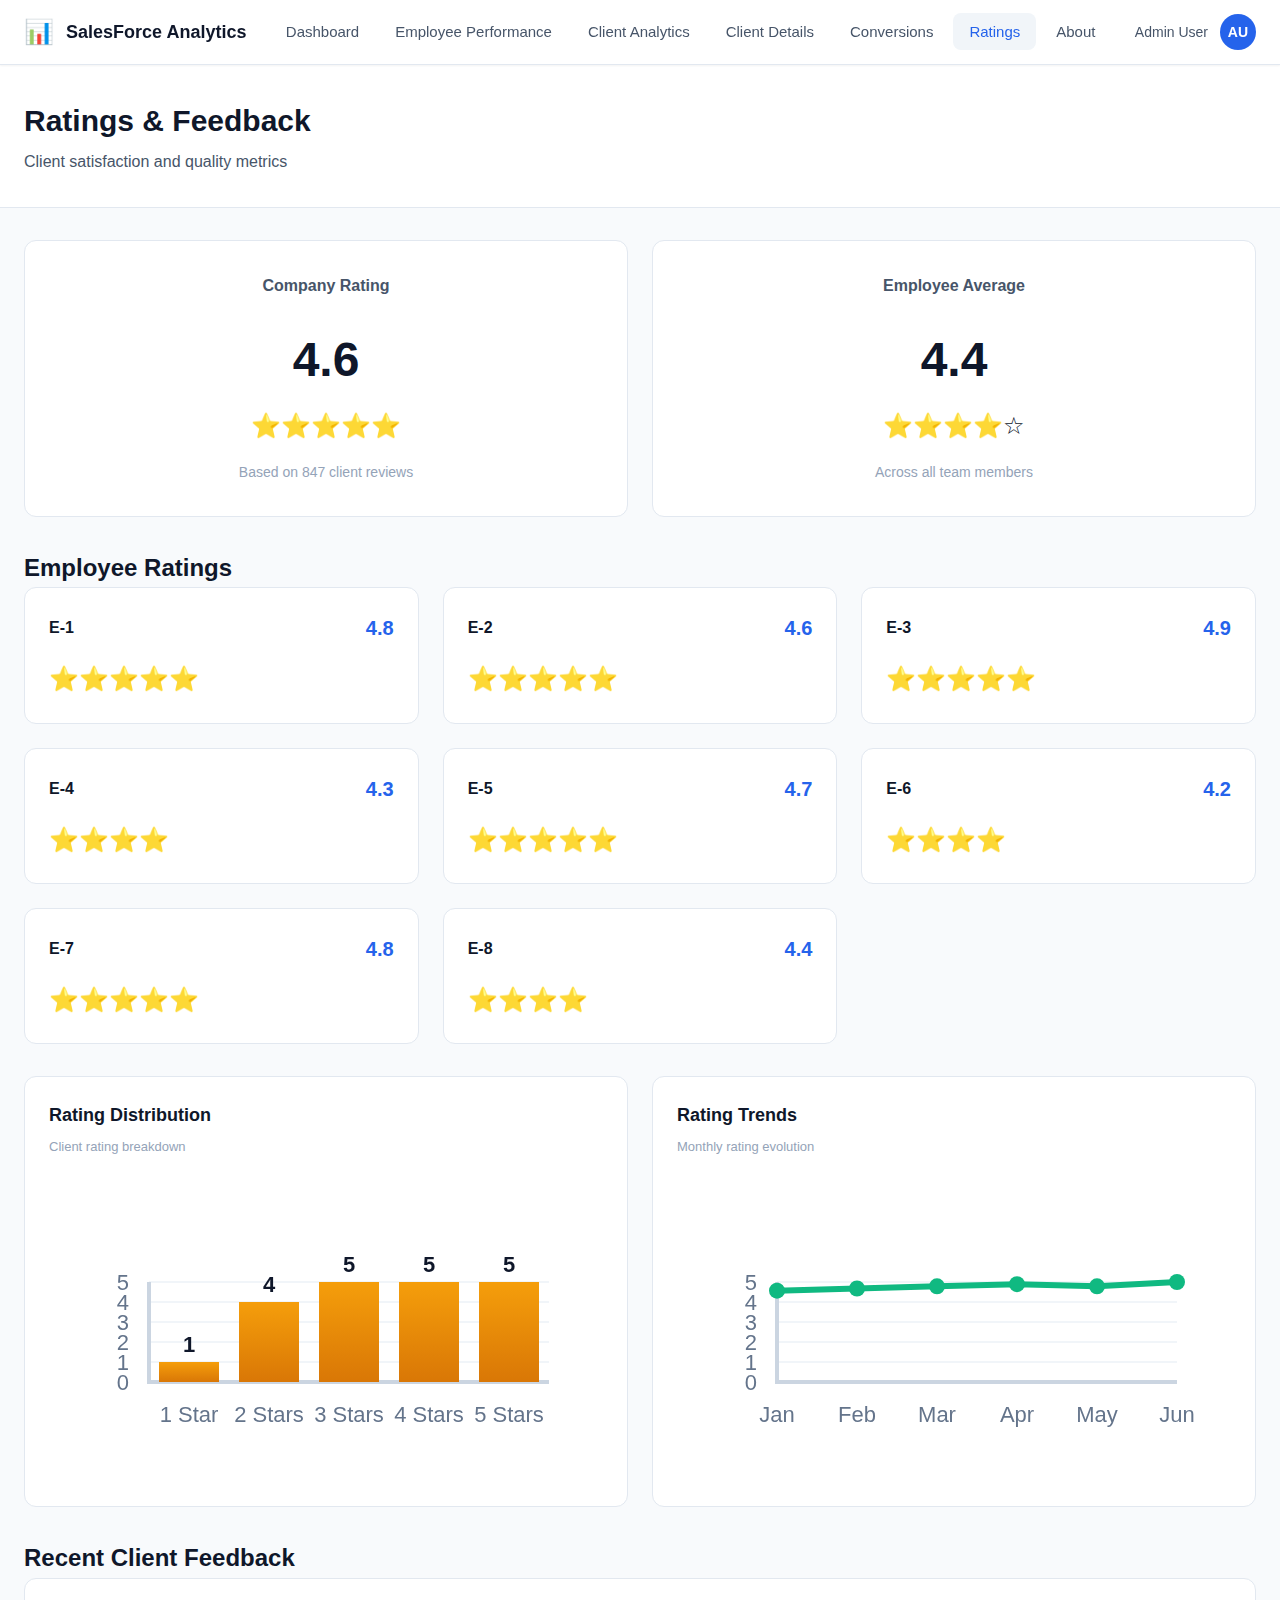
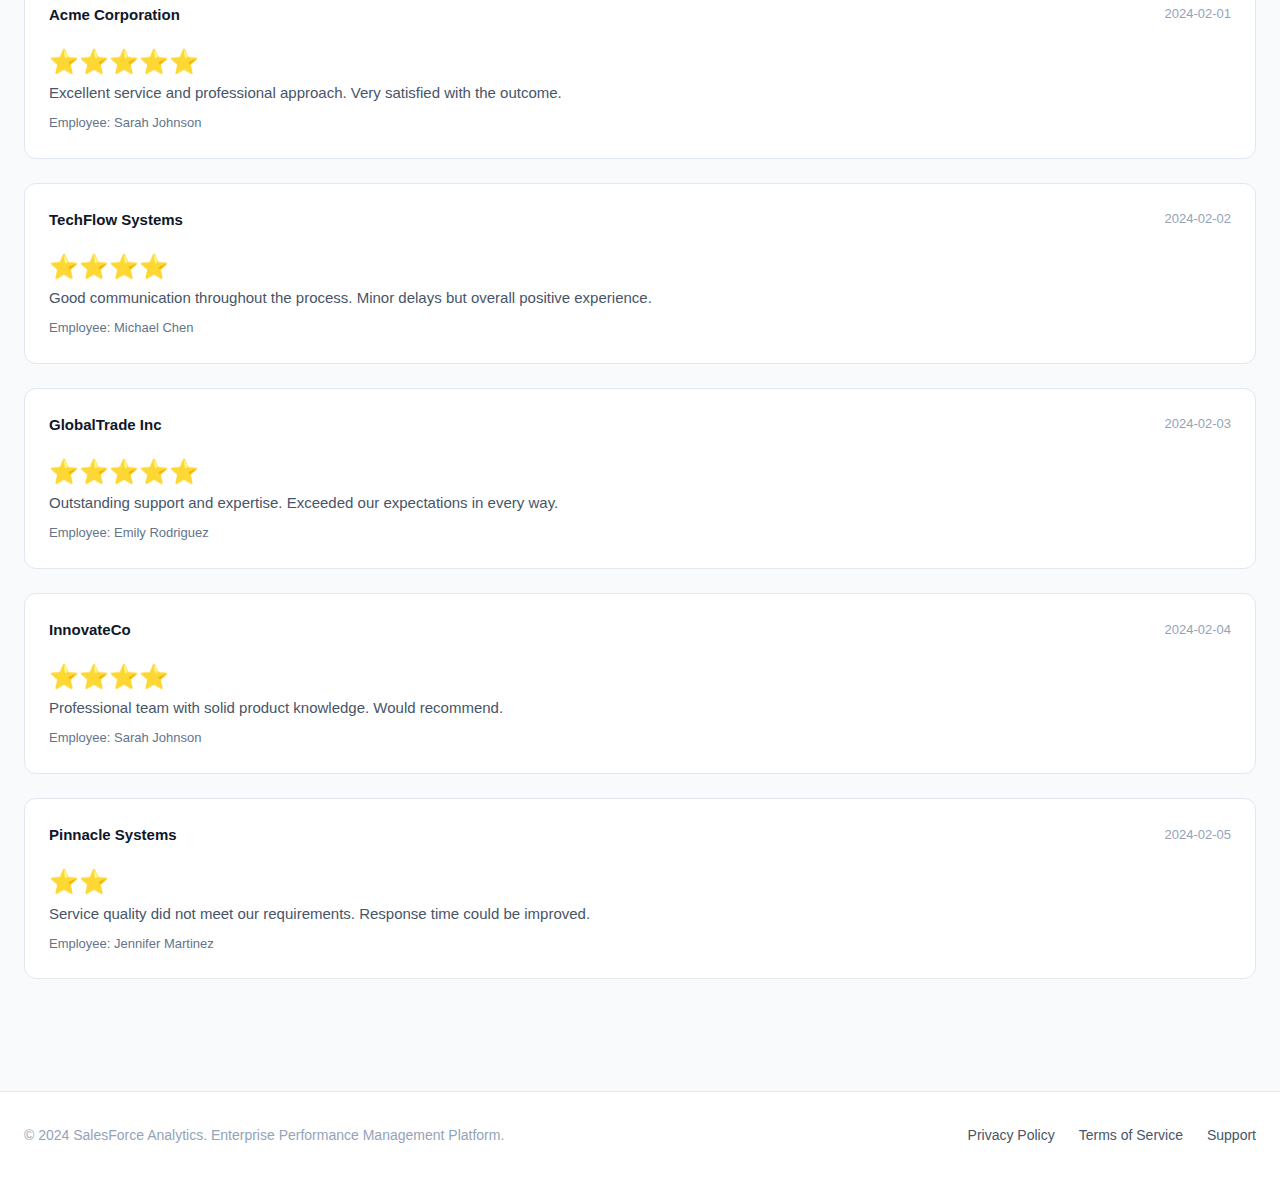
<file: files (1)/ratings.html>
<!DOCTYPE html>
<html lang="en">
<head>
    <meta charset="UTF-8">
    <meta name="viewport" content="width=device-width, initial-scale=1.0">
    <title>Ratings & Feedback - SalesForce Analytics</title>
    <link rel="stylesheet" href="styles.css">
</head>
<body>
    <nav class="top-nav">
        <div class="nav-container">
            <div class="nav-brand">
                <span class="brand-icon">📊</span>
                <span class="brand-name">SalesForce Analytics</span>
            </div>
            <ul class="nav-links" id="navLinks">
                <li><a href="index.html" class="nav-item">Dashboard</a></li>
                <li><a href="employees.html" class="nav-item">Employee Performance</a></li>
                <li><a href="clients.html" class="nav-item">Client Analytics</a></li>
                <li><a href="client-details.html" class="nav-item">Client Details</a></li>
                <li><a href="conversions.html" class="nav-item">Conversions</a></li>
                <li><a href="ratings.html" class="nav-item active">Ratings</a></li>
                <li><a href="about.html" class="nav-item">About</a></li>
            </ul>
            <div class="nav-user">
                <span class="user-name">Admin User</span>
                <div class="user-avatar">AU</div>
            </div>
            <button class="mobile-nav-toggle" id="mobileNavToggle">
                <span></span><span></span><span></span>
            </button>
        </div>
    </nav>

    <header class="page-header">
        <div class="container">
            <div class="header-content">
                <div class="header-text">
                    <h1 class="page-title">Ratings & Feedback</h1>
                    <p class="page-subtitle">Client satisfaction and quality metrics</p>
                </div>
            </div>
        </div>
    </header>

    <main class="main-content">
        <div class="container">
            <section class="rating-overview">
                <div class="rating-cards">
                    <div class="rating-card company">
                        <h3 class="rating-card-title">Company Rating</h3>
                        <div class="rating-display">
                            <div class="rating-value">4.6</div>
                            <div class="rating-stars" id="companyStars">⭐⭐⭐⭐⭐</div>
                        </div>
                        <div class="rating-subtitle">Based on 847 client reviews</div>
                    </div>
                    <div class="rating-card employees">
                        <h3 class="rating-card-title">Employee Average</h3>
                        <div class="rating-display">
                            <div class="rating-value">4.4</div>
                            <div class="rating-stars">⭐⭐⭐⭐☆</div>
                        </div>
                        <div class="rating-subtitle">Across all team members</div>
                    </div>
                </div>
            </section>

            <section class="employee-ratings">
                <h2 class="section-title">Employee Ratings</h2>
                <div class="employee-ratings-grid" id="employeeRatings">
                    <!-- Employee rating cards will be generated dynamically -->
                </div>
            </section>

            <section class="charts-section">
                <div class="chart-row">
                    <div class="chart-card">
                        <div class="chart-header">
                            <h3 class="chart-title">Rating Distribution</h3>
                            <span class="chart-subtitle">Client rating breakdown</span>
                        </div>
                        <div class="chart-container">
                            <canvas id="ratingDistributionChart"></canvas>
                        </div>
                    </div>
                    <div class="chart-card">
                        <div class="chart-header">
                            <h3 class="chart-title">Rating Trends</h3>
                            <span class="chart-subtitle">Monthly rating evolution</span>
                        </div>
                        <div class="chart-container">
                            <canvas id="ratingTrendsChart"></canvas>
                        </div>
                    </div>
                </div>
            </section>

            <section class="feedback-section">
                <h2 class="section-title">Recent Client Feedback</h2>
                <div class="feedback-list" id="feedbackList">
                    <!-- Feedback items will be generated dynamically -->
                </div>
            </section>
        </div>
    </main>

    <footer class="main-footer">
        <div class="container">
            <div class="footer-content">
                <p class="footer-text">&copy; 2024 SalesForce Analytics. Enterprise Performance Management Platform.</p>
                <div class="footer-links">
                    <a href="#">Privacy Policy</a>
                    <a href="#">Terms of Service</a>
                    <a href="#">Support</a>
                </div>
            </div>
        </div>
    </footer>

    <script src="script.js"></script>
</body>
</html>
</file>
<file: files (1)/styles.css>
/* Enterprise Sales Analytics Platform - Stylesheet */

:root {
    --primary-color: #2563eb;
    --primary-dark: #1e40af;
    --secondary-color: #64748b;
    --success-color: #10b981;
    --warning-color: #f59e0b;
    --danger-color: #ef4444;
    --info-color: #06b6d4;
    
    --bg-primary: #ffffff;
    --bg-secondary: #f8fafc;
    --bg-tertiary: #f1f5f9;
    
    --text-primary: #0f172a;
    --text-secondary: #475569;
    --text-muted: #94a3b8;
    
    --border-color: #e2e8f0;
    --border-light: #f1f5f9;
    
    --shadow-sm: 0 1px 2px 0 rgba(0, 0, 0, 0.05);
    --shadow-md: 0 4px 6px -1px rgba(0, 0, 0, 0.1);
    --shadow-lg: 0 10px 15px -3px rgba(0, 0, 0, 0.1);
    
    --radius-sm: 0.375rem;
    --radius-md: 0.5rem;
    --radius-lg: 0.75rem;
    
    --spacing-xs: 0.5rem;
    --spacing-sm: 1rem;
    --spacing-md: 1.5rem;
    --spacing-lg: 2rem;
    --spacing-xl: 3rem;
    
    --font-sans: -apple-system, BlinkMacSystemFont, 'Segoe UI', Roboto, 'Helvetica Neue', Arial, sans-serif;
}

* {
    margin: 0;
    padding: 0;
    box-sizing: border-box;
}

body {
    font-family: var(--font-sans);
    font-size: 15px;
    line-height: 1.6;
    color: var(--text-primary);
    background-color: var(--bg-secondary);
}

.container {
    width: 100%;
    max-width: 1400px;
    margin: 0 auto;
    padding: 0 var(--spacing-md);
}

/* Navigation */
.top-nav {
    background-color: var(--bg-primary);
    border-bottom: 1px solid var(--border-color);
    position: sticky;
    top: 0;
    z-index: 1000;
    box-shadow: var(--shadow-sm);
}

.nav-container {
    max-width: 1400px;
    margin: 0 auto;
    padding: 0 var(--spacing-md);
    display: flex;
    align-items: center;
    justify-content: space-between;
    height: 64px;
}

.nav-brand {
    display: flex;
    align-items: center;
    gap: 0.75rem;
    font-weight: 700;
    font-size: 1.125rem;
    color: var(--text-primary);
}

.brand-icon {
    font-size: 1.5rem;
}

.nav-links {
    display: flex;
    list-style: none;
    gap: 0.25rem;
}

.nav-item {
    padding: 0.625rem 1rem;
    color: var(--text-secondary);
    text-decoration: none;
    border-radius: var(--radius-md);
    font-weight: 500;
    transition: all 0.2s;
}

.nav-item:hover {
    background-color: var(--bg-tertiary);
    color: var(--text-primary);
}

.nav-item.active {
    background-color: var(--bg-tertiary);
    color: var(--primary-color);
}

.nav-user {
    display: flex;
    align-items: center;
    gap: 0.75rem;
}

.user-name {
    font-size: 0.875rem;
    color: var(--text-secondary);
    font-weight: 500;
}

.user-avatar {
    width: 36px;
    height: 36px;
    border-radius: 50%;
    background-color: var(--primary-color);
    color: white;
    display: flex;
    align-items: center;
    justify-content: center;
    font-weight: 600;
    font-size: 0.875rem;
}

.mobile-nav-toggle {
    display: none;
    flex-direction: column;
    gap: 4px;
    background: none;
    border: none;
    cursor: pointer;
}

.mobile-nav-toggle span {
    width: 24px;
    height: 2px;
    background-color: var(--text-primary);
}

/* Page Header */
.page-header {
    background-color: var(--bg-primary);
    border-bottom: 1px solid var(--border-color);
    padding: var(--spacing-lg) 0;
}

.header-content {
    display: flex;
    justify-content: space-between;
    align-items: center;
}

.page-title {
    font-size: 1.875rem;
    font-weight: 700;
    color: var(--text-primary);
    margin-bottom: 0.25rem;
}

.page-subtitle {
    color: var(--text-secondary);
    font-size: 1rem;
}

.time-filter {
    padding: 0.5rem 1rem;
    border: 1px solid var(--border-color);
    border-radius: var(--radius-md);
    font-size: 0.875rem;
    background-color: var(--bg-primary);
    cursor: pointer;
}

.search-input {
    padding: 0.5rem 1rem;
    border: 1px solid var(--border-color);
    border-radius: var(--radius-md);
    font-size: 0.875rem;
    width: 300px;
}

/* Main Content */
.main-content {
    padding: var(--spacing-lg) 0;
    min-height: calc(100vh - 200px);
}

/* KPI Cards */
.kpi-section {
    margin-bottom: var(--spacing-lg);
}

.kpi-grid {
    display: grid;
    grid-template-columns: repeat(auto-fit, minmax(250px, 1fr));
    gap: var(--spacing-md);
}

.kpi-card {
    background-color: var(--bg-primary);
    border: 1px solid var(--border-color);
    border-radius: var(--radius-lg);
    padding: var(--spacing-md);
    transition: transform 0.2s, box-shadow 0.2s;
}

.kpi-card:hover {
    transform: translateY(-2px);
    box-shadow: var(--shadow-md);
}

.kpi-header {
    display: flex;
    justify-content: space-between;
    align-items: center;
    margin-bottom: var(--spacing-sm);
}

.kpi-icon {
    font-size: 1.5rem;
}

.kpi-trend {
    font-size: 0.75rem;
    font-weight: 600;
    padding: 0.25rem 0.5rem;
    border-radius: var(--radius-sm);
}

.kpi-trend.positive {
    background-color: #d1fae5;
    color: var(--success-color);
}

.kpi-trend.negative {
    background-color: #fee2e2;
    color: var(--danger-color);
}

.kpi-trend.neutral {
    background-color: var(--bg-tertiary);
    color: var(--text-secondary);
}

.kpi-value {
    font-size: 2rem;
    font-weight: 700;
    color: var(--text-primary);
    margin-bottom: 0.25rem;
}

.kpi-label {
    font-size: 0.875rem;
    color: var(--text-secondary);
    font-weight: 500;
}

.kpi-subtext {
    font-size: 0.75rem;
    color: var(--text-muted);
    margin-top: 0.25rem;
}

.kpi-icon-large {
    font-size: 2.5rem;
    margin-bottom: var(--spacing-sm);
    display: block;
}

/* Charts */
.charts-section {
    margin-bottom: var(--spacing-lg);
}

.chart-row {
    display: grid;
    grid-template-columns: repeat(auto-fit, minmax(400px, 1fr));
    gap: var(--spacing-md);
}

.chart-card {
    background-color: var(--bg-primary);
    border: 1px solid var(--border-color);
    border-radius: var(--radius-lg);
    padding: var(--spacing-md);
}

.chart-card.wide {
    grid-column: 1 / -1;
}

.chart-header {
    margin-bottom: var(--spacing-md);
}

.chart-title {
    font-size: 1.125rem;
    font-weight: 600;
    color: var(--text-primary);
    margin-bottom: 0.25rem;
}

.chart-subtitle {
    font-size: 0.8125rem;
    color: var(--text-muted);
}

.chart-container {
    position: relative;
    height: 300px;
}

.chart-container.large {
    height: 400px;
}

.chart-legend {
    display: flex;
    gap: var(--spacing-md);
    margin-top: var(--spacing-sm);
    flex-wrap: wrap;
}

.legend-item {
    display: flex;
    align-items: center;
    gap: 0.5rem;
    font-size: 0.8125rem;
}

.legend-color {
    width: 16px;
    height: 16px;
    border-radius: var(--radius-sm);
}

/* Performance Cards */
.performance-overview {
    margin-bottom: var(--spacing-lg);
}

.performance-grid {
    display: grid;
    grid-template-columns: repeat(auto-fill, minmax(320px, 1fr));
    gap: var(--spacing-md);
}

.employee-card {
    background-color: var(--bg-primary);
    border: 1px solid var(--border-color);
    border-radius: var(--radius-lg);
    padding: var(--spacing-md);
    transition: transform 0.2s, box-shadow 0.2s;
}

.employee-card:hover {
    transform: translateY(-2px);
    box-shadow: var(--shadow-md);
}

.employee-header {
    display: flex;
    align-items: center;
    gap: var(--spacing-sm);
    margin-bottom: var(--spacing-md);
    padding-bottom: var(--spacing-sm);
    border-bottom: 1px solid var(--border-light);
}

.employee-avatar {
    width: 48px;
    height: 48px;
    border-radius: 50%;
    background-color: var(--primary-color);
    color: white;
    display: flex;
    align-items: center;
    justify-content: center;
    font-weight: 600;
    font-size: 1rem;
}

.employee-info h3 {
    font-size: 1rem;
    font-weight: 600;
    margin-bottom: 0.125rem;
}

.employee-role {
    font-size: 0.8125rem;
    color: var(--text-muted);
}

.employee-stats {
    display: grid;
    gap: var(--spacing-sm);
}

.stat-row {
    display: flex;
    justify-content: space-between;
    align-items: center;
    font-size: 0.875rem;
}

.stat-label {
    color: var(--text-secondary);
}

.stat-value {
    font-weight: 600;
    color: var(--text-primary);
}

.performance-badge {
    display: inline-block;
    padding: 0.25rem 0.75rem;
    border-radius: var(--radius-sm);
    font-size: 0.75rem;
    font-weight: 600;
    margin-top: var(--spacing-sm);
}

.performance-badge.top {
    background-color: #d1fae5;
    color: var(--success-color);
}

.performance-badge.average {
    background-color: #fef3c7;
    color: var(--warning-color);
}

.performance-badge.needs-improvement {
    background-color: #fee2e2;
    color: var(--danger-color);
}

/* Performers Section */
.performers-section {
    margin-bottom: var(--spacing-lg);
}

.section-header {
    display: flex;
    justify-content: space-between;
    align-items: center;
    margin-bottom: var(--spacing-md);
}

.section-title {
    font-size: 1.5rem;
    font-weight: 700;
    color: var(--text-primary);
}

.section-link {
    color: var(--primary-color);
    text-decoration: none;
    font-weight: 500;
    font-size: 0.9375rem;
}

.performers-grid {
    display: grid;
    grid-template-columns: repeat(auto-fit, minmax(280px, 1fr));
    gap: var(--spacing-md);
}

.performer-card {
    background-color: var(--bg-primary);
    border: 1px solid var(--border-color);
    border-radius: var(--radius-lg);
    padding: var(--spacing-md);
    display: flex;
    align-items: center;
    gap: var(--spacing-md);
}

.performer-rank {
    width: 40px;
    height: 40px;
    border-radius: 50%;
    background-color: var(--primary-color);
    color: white;
    display: flex;
    align-items: center;
    justify-content: center;
    font-weight: 700;
    font-size: 1.125rem;
}

.performer-details h4 {
    font-size: 1rem;
    font-weight: 600;
    margin-bottom: 0.125rem;
}

.performer-metric {
    font-size: 0.8125rem;
    color: var(--text-muted);
}

.performer-score {
    margin-left: auto;
    font-size: 1.25rem;
    font-weight: 700;
    color: var(--success-color);
}

/* Insights Section */
.insights-section {
    margin-bottom: var(--spacing-lg);
}

.insights-grid {
    display: grid;
    grid-template-columns: repeat(auto-fit, minmax(240px, 1fr));
    gap: var(--spacing-md);
}

.insight-card {
    background-color: var(--bg-primary);
    border: 1px solid var(--border-color);
    border-radius: var(--radius-lg);
    padding: var(--spacing-md);
    display: flex;
    justify-content: space-between;
    align-items: center;
}

.insight-metric {
    display: flex;
    flex-direction: column;
}

.insight-number {
    font-size: 2rem;
    font-weight: 700;
    color: var(--text-primary);
}

.insight-label {
    font-size: 0.875rem;
    color: var(--text-secondary);
}

.insight-percentage {
    font-size: 1.125rem;
    font-weight: 600;
}

.insight-percentage.positive {
    color: var(--success-color);
}

.insight-percentage.negative {
    color: var(--danger-color);
}

.insight-percentage.neutral {
    color: var(--text-muted);
}

/* Table Styles */
.table-container {
    background-color: var(--bg-primary);
    border: 1px solid var(--border-color);
    border-radius: var(--radius-lg);
    overflow-x: auto;
}

.data-table {
    width: 100%;
    border-collapse: collapse;
}

.data-table thead {
    background-color: var(--bg-tertiary);
}

.data-table th {
    padding: 0.875rem 1rem;
    text-align: left;
    font-weight: 600;
    font-size: 0.8125rem;
    color: var(--text-secondary);
    text-transform: uppercase;
    letter-spacing: 0.025em;
}

.data-table td {
    padding: 1rem;
    border-top: 1px solid var(--border-light);
    font-size: 0.9375rem;
}

.data-table tbody tr:hover {
    background-color: var(--bg-secondary);
}

.status-badge {
    padding: 0.25rem 0.75rem;
    border-radius: var(--radius-sm);
    font-size: 0.75rem;
    font-weight: 600;
}

.status-badge.converted {
    background-color: #d1fae5;
    color: var(--success-color);
}

.status-badge.pending {
    background-color: #fef3c7;
    color: var(--warning-color);
}

.status-badge.declined {
    background-color: #fee2e2;
    color: var(--danger-color);
}

.action-btn {
    padding: 0.375rem 0.75rem;
    background-color: var(--primary-color);
    color: white;
    border: none;
    border-radius: var(--radius-sm);
    font-size: 0.8125rem;
    font-weight: 500;
    cursor: pointer;
    transition: background-color 0.2s;
}

.action-btn:hover {
    background-color: var(--primary-dark);
}

/* Segmentation */
.segmentation-section {
    margin-bottom: var(--spacing-lg);
}

.segmentation-grid {
    display: grid;
    grid-template-columns: repeat(auto-fit, minmax(300px, 1fr));
    gap: var(--spacing-md);
}

.segment-card {
    background-color: var(--bg-primary);
    border: 1px solid var(--border-color);
    border-radius: var(--radius-lg);
    padding: var(--spacing-md);
}

.segment-title {
    font-size: 1rem;
    font-weight: 600;
    margin-bottom: var(--spacing-sm);
}

.segment-stat {
    display: flex;
    justify-content: space-between;
    align-items: baseline;
    margin-bottom: var(--spacing-sm);
}

.segment-number {
    font-size: 1.75rem;
    font-weight: 700;
    color: var(--text-primary);
}

.segment-label {
    font-size: 0.8125rem;
    color: var(--text-muted);
}

.segment-bar {
    width: 100%;
    height: 8px;
    background-color: var(--bg-tertiary);
    border-radius: 999px;
    overflow: hidden;
}

.segment-fill {
    height: 100%;
    background-color: var(--primary-color);
    transition: width 0.5s ease;
}

/* Conversion Metrics */
.conversion-metrics {
    margin-bottom: var(--spacing-lg);
}

.metrics-grid {
    display: grid;
    grid-template-columns: repeat(auto-fit, minmax(280px, 1fr));
    gap: var(--spacing-md);
}

.metric-card {
    background-color: var(--bg-primary);
    border: 1px solid var(--border-color);
    border-radius: var(--radius-lg);
    padding: var(--spacing-md);
    border-left: 4px solid;
}

.metric-card.primary {
    border-left-color: var(--primary-color);
}

.metric-card.success {
    border-left-color: var(--success-color);
}

.metric-card.info {
    border-left-color: var(--info-color);
}

.metric-label {
    font-size: 0.875rem;
    color: var(--text-secondary);
    margin-bottom: 0.5rem;
}

.metric-value {
    font-size: 2.25rem;
    font-weight: 700;
    color: var(--text-primary);
    margin-bottom: 0.5rem;
}

.metric-change {
    font-size: 0.8125rem;
    font-weight: 500;
}

.metric-change.positive {
    color: var(--success-color);
}

/* Funnel */
.funnel-section {
    margin-bottom: var(--spacing-lg);
}

.funnel-container {
    background-color: var(--bg-primary);
    border: 1px solid var(--border-color);
    border-radius: var(--radius-lg);
    padding: var(--spacing-lg);
}

.funnel-stage {
    margin-bottom: var(--spacing-md);
}

.funnel-label {
    display: flex;
    justify-content: space-between;
    align-items: center;
    margin-bottom: 0.5rem;
}

.funnel-name {
    font-weight: 600;
    font-size: 0.9375rem;
}

.funnel-count {
    font-weight: 700;
    color: var(--text-primary);
}

.funnel-bar {
    height: 48px;
    background: linear-gradient(90deg, var(--primary-color), var(--primary-dark));
    border-radius: var(--radius-md);
    display: flex;
    align-items: center;
    padding: 0 var(--spacing-md);
    color: white;
    font-weight: 600;
    transition: transform 0.3s;
}

.funnel-bar:hover {
    transform: scaleX(1.01);
}

/* Ratings */
.rating-overview {
    margin-bottom: var(--spacing-lg);
}

.rating-cards {
    display: grid;
    grid-template-columns: repeat(auto-fit, minmax(350px, 1fr));
    gap: var(--spacing-md);
}

.rating-card {
    background-color: var(--bg-primary);
    border: 1px solid var(--border-color);
    border-radius: var(--radius-lg);
    padding: var(--spacing-lg);
    text-align: center;
}

.rating-card-title {
    font-size: 1rem;
    font-weight: 600;
    margin-bottom: var(--spacing-md);
    color: var(--text-secondary);
}

.rating-display {
    margin-bottom: var(--spacing-sm);
}

.rating-value {
    font-size: 3rem;
    font-weight: 700;
    color: var(--text-primary);
}

.rating-stars {
    font-size: 1.5rem;
    margin-top: 0.5rem;
}

.rating-subtitle {
    font-size: 0.875rem;
    color: var(--text-muted);
}

.employee-ratings {
    margin-bottom: var(--spacing-lg);
}

.employee-ratings-grid {
    display: grid;
    grid-template-columns: repeat(auto-fill, minmax(300px, 1fr));
    gap: var(--spacing-md);
}

.employee-rating-card {
    background-color: var(--bg-primary);
    border: 1px solid var(--border-color);
    border-radius: var(--radius-lg);
    padding: var(--spacing-md);
}

.rating-header {
    display: flex;
    justify-content: space-between;
    align-items: center;
    margin-bottom: var(--spacing-sm);
}

.rating-name {
    font-weight: 600;
    font-size: 1rem;
}

.rating-score {
    font-size: 1.25rem;
    font-weight: 700;
    color: var(--primary-color);
}

/* Feedback */
.feedback-section {
    margin-bottom: var(--spacing-lg);
}

.feedback-list {
    display: grid;
    gap: var(--spacing-md);
}

.feedback-item {
    background-color: var(--bg-primary);
    border: 1px solid var(--border-color);
    border-radius: var(--radius-lg);
    padding: var(--spacing-md);
}

.feedback-header {
    display: flex;
    justify-content: space-between;
    align-items: center;
    margin-bottom: var(--spacing-sm);
}

.feedback-client {
    font-weight: 600;
}

.feedback-date {
    font-size: 0.8125rem;
    color: var(--text-muted);
}

.feedback-text {
    color: var(--text-secondary);
    line-height: 1.6;
}

/* About Page */
.about-section {
    margin-bottom: var(--spacing-xl);
}

.about-content {
    background-color: var(--bg-primary);
    border: 1px solid var(--border-color);
    border-radius: var(--radius-lg);
    padding: var(--spacing-lg);
}

.about-title {
    font-size: 1.5rem;
    font-weight: 700;
    margin-bottom: var(--spacing-md);
}

.about-text {
    color: var(--text-secondary);
    line-height: 1.7;
    margin-bottom: var(--spacing-md);
}

.features-section {
    margin-bottom: var(--spacing-xl);
}

.features-grid {
    display: grid;
    grid-template-columns: repeat(auto-fit, minmax(280px, 1fr));
    gap: var(--spacing-md);
}

.feature-box {
    background-color: var(--bg-primary);
    border: 1px solid var(--border-color);
    border-radius: var(--radius-lg);
    padding: var(--spacing-md);
}

.feature-icon {
    font-size: 2rem;
    margin-bottom: var(--spacing-sm);
}

.feature-title {
    font-size: 1.125rem;
    font-weight: 600;
    margin-bottom: var(--spacing-sm);
}

.feature-description {
    color: var(--text-secondary);
    line-height: 1.6;
}

.metrics-section {
    margin-bottom: var(--spacing-xl);
}

.metrics-explanation {
    background-color: var(--bg-primary);
    border: 1px solid var(--border-color);
    border-radius: var(--radius-lg);
    padding: var(--spacing-lg);
}

.metric-item {
    margin-bottom: var(--spacing-lg);
}

.metric-item:last-child {
    margin-bottom: 0;
}

.metric-name {
    font-size: 1.125rem;
    font-weight: 600;
    margin-bottom: 0.5rem;
}

.metric-formula {
    background-color: var(--bg-tertiary);
    padding: 0.75rem;
    border-radius: var(--radius-md);
    font-family: monospace;
    font-size: 0.875rem;
    margin-bottom: 0.5rem;
}

.metric-detail {
    color: var(--text-secondary);
    line-height: 1.6;
}

.audience-section {
    margin-bottom: var(--spacing-xl);
}

.audience-grid {
    display: grid;
    grid-template-columns: repeat(auto-fit, minmax(250px, 1fr));
    gap: var(--spacing-md);
}

.audience-card {
    background-color: var(--bg-primary);
    border: 1px solid var(--border-color);
    border-radius: var(--radius-lg);
    padding: var(--spacing-md);
}

.audience-title {
    font-size: 1rem;
    font-weight: 600;
    margin-bottom: 0.5rem;
}

.audience-text {
    color: var(--text-secondary);
    line-height: 1.6;
}

/* Footer */
.main-footer {
    background-color: var(--bg-primary);
    border-top: 1px solid var(--border-color);
    padding: var(--spacing-lg) 0;
    margin-top: var(--spacing-xl);
}

.footer-content {
    display: flex;
    justify-content: space-between;
    align-items: center;
}

.footer-text {
    color: var(--text-muted);
    font-size: 0.875rem;
}

.footer-links {
    display: flex;
    gap: var(--spacing-md);
}

.footer-links a {
    color: var(--text-secondary);
    text-decoration: none;
    font-size: 0.875rem;
    transition: color 0.2s;
}

.footer-links a:hover {
    color: var(--primary-color);
}

/* Responsive */
@media (max-width: 1024px) {
    .chart-row {
        grid-template-columns: 1fr;
    }
    
    .chart-card.wide {
        grid-column: auto;
    }
}

@media (max-width: 768px) {
    .nav-links {
        display: none;
    }
    
    .mobile-nav-toggle {
        display: flex;
    }
    
    .header-content {
        flex-direction: column;
        align-items: flex-start;
        gap: var(--spacing-sm);
    }
    
    .kpi-grid {
        grid-template-columns: 1fr;
    }
    
    .footer-content {
        flex-direction: column;
        gap: var(--spacing-md);
        text-align: center;
    }
}
</file>
